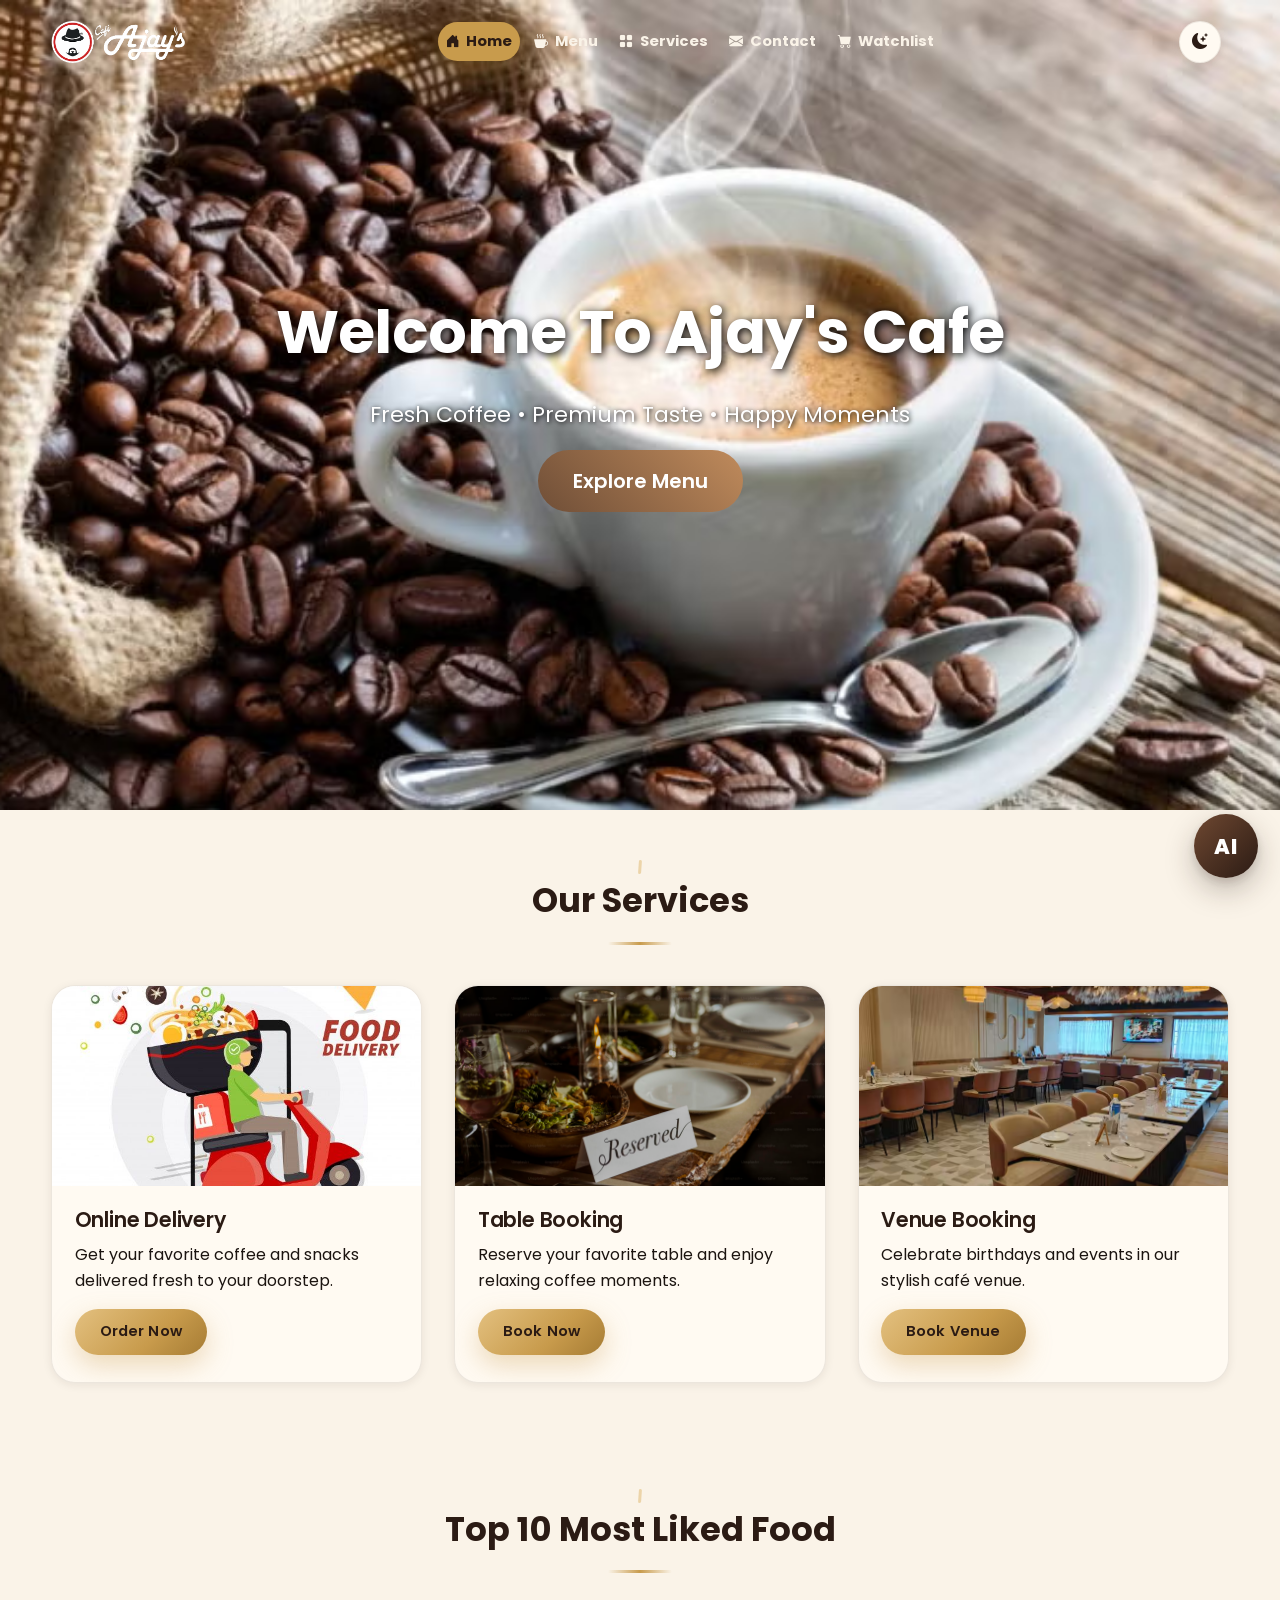
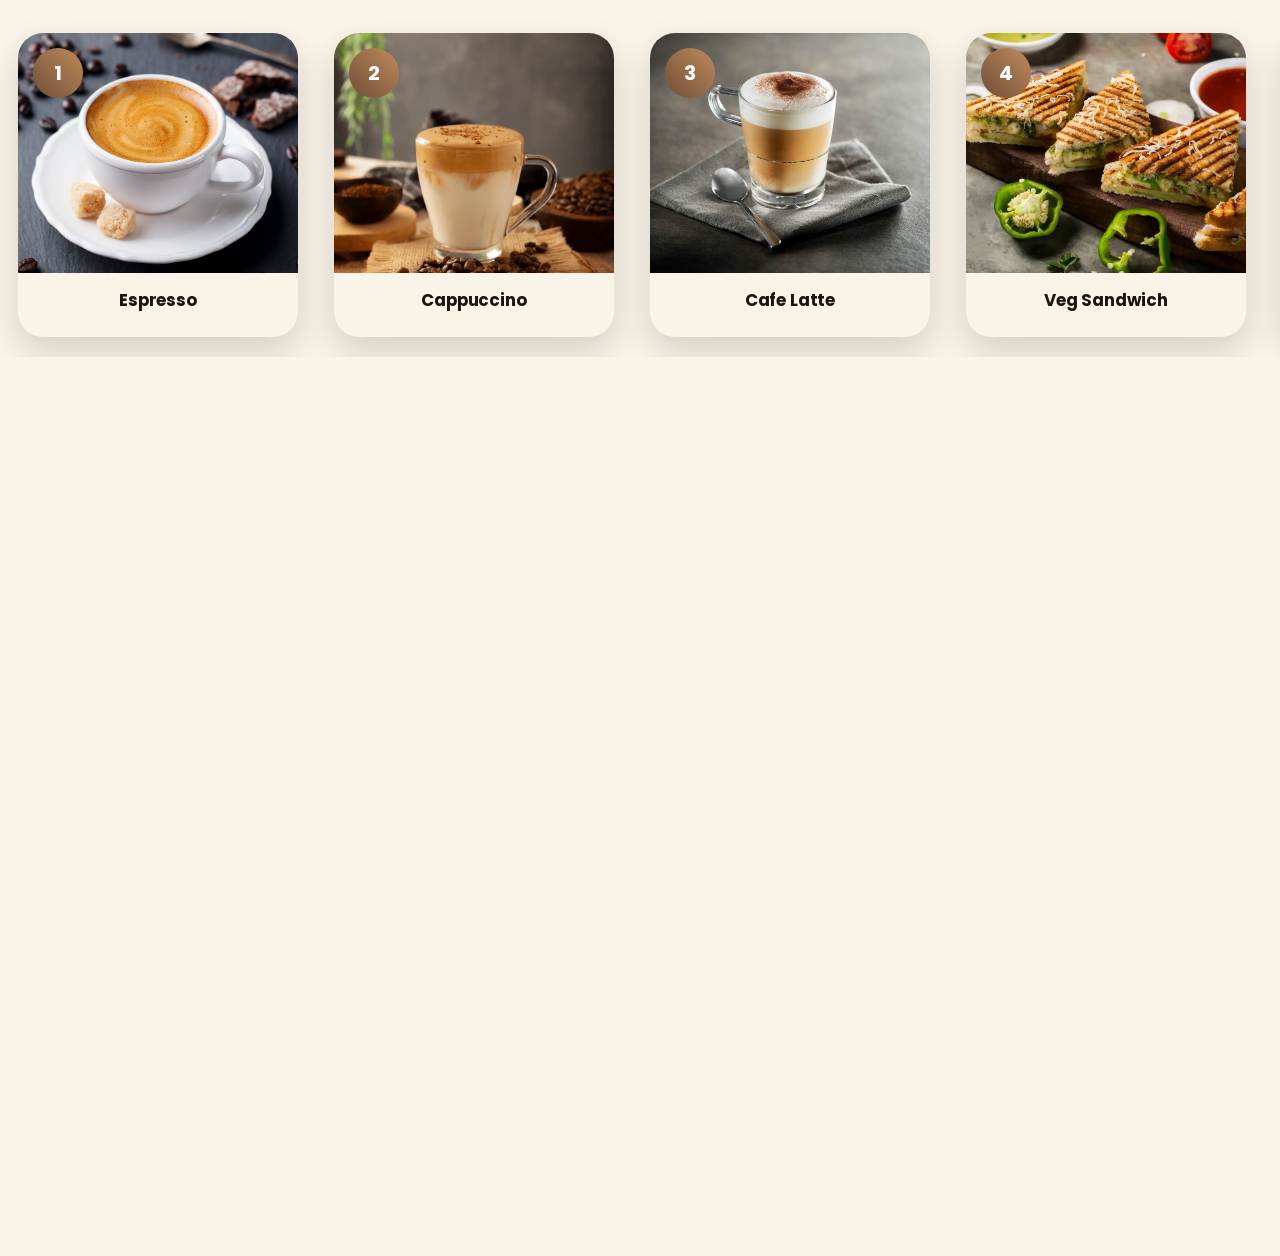
<file: public/index.html>
<!doctype html>
<html lang="en">
  <head>
    <meta charset="UTF-8" />
    <meta name="viewport" content="width=device-width, initial-scale=1.0" />

    <title>Ajay's Cafe</title>
    <link rel="icon" type="image/png" href="img/logo2.jpg" />

    <!-- Bootstrap CSS -->
    <link
      href="https://cdn.jsdelivr.net/npm/bootstrap@5.3.3/dist/css/bootstrap.min.css"
      rel="stylesheet"
    />

    <link rel="stylesheet" href="assets/style.css" />
        <link rel="stylesheet" href="assets/ajays-ai.css" />

    <!-- Google Font -->
    <link
      href="https://fonts.googleapis.com/css2?family=Poppins:wght@300;400;500;600;700&display=swap"
      rel="stylesheet"
    />

    <!-- Bootstrap Icons -->
    <link
      rel="stylesheet"
      href="https://cdn.jsdelivr.net/npm/bootstrap-icons@1.11.3/font/bootstrap-icons.min.css"
    />
    <style>
      /* ================= HERO ================= */

      .hero {
        width: 100%;
        height: 90vh;
        overflow: hidden;
        position: relative;
      }

      .slider {
        display: flex;
        width: 300%;
        height: 100%;
        animation: slide 12s infinite ease-in-out;
      }

      .slider img {
        width: 100vw;
        height: 90vh;
        object-fit: cover;
        flex-shrink: 0;
      }

      @keyframes slide {
        0%,
        30% {
          transform: translateX(0);
        }

        35%,
        65% {
          transform: translateX(-100vw);
        }

        70%,
        100% {
          transform: translateX(-200vw);
        }
      }

      .hero-overlay {
        position: absolute;
        top: 50%;
        left: 50%;
        transform: translate(-50%, -50%);
        text-align: center;
        color: white;
        z-index: 5;
        width: 90%;
      }

      .hero-overlay h1 {
        font-size: 60px;
        font-weight: 700;
        text-shadow: 2px 2px 10px black;
      }

      .hero-overlay p {
        font-size: 22px;
        margin: 18px 0;
        text-shadow: 1px 1px 5px black;
      }

      .menu-btn {
        background: linear-gradient(45deg, #6f4e37, #c08b5c);
        color: white;
        padding: 15px 35px;
        border-radius: 50px;
        text-decoration: none;
        font-size: 20px;
        font-weight: 600;
        transition: 0.4s;
        display: inline-block;
      }

      .menu-btn:hover {
        color: white;
        transform: scale(1.05);
      }

    </style>
  </head>

  <body>
    <!-- ================= PRELOADER ================= -->
    <div id="preloader">
      <img class="loader-logo" src="img/logo2.jpg" alt="Ajay's Cafe" />
      <div class="loader-text">Brewing your experience...</div>
      <div class="loader-line"></div>
      <div class="particle"></div>
      <div class="particle"></div>
      <div class="particle"></div>
      <div class="particle"></div>
      <div class="particle"></div>
    </div>

    <!-- ================= NAVBAR ================= -->
    <nav class="navbar navbar-expand-lg head">
      <div class="container-fluid">
        <!-- Logo -->
        <a class="navbar-brand" href="index.html">
          <img src="img/logo.png" alt="Ajay's Cafe" />
        </a>

        <!-- Right side -->
        <div class="d-flex align-items-center order-lg-3">
          <button
            id="themeToggle"
            type="button"
            class="btn btn-outline-light rounded-pill me-2"
            aria-label="Toggle dark mode"
          >
            <i class="bi bi-moon-stars-fill"></i>
          </button>

          <button
            class="navbar-toggler"
            type="button"
            data-bs-toggle="collapse"
            data-bs-target="#menu"
            aria-controls="menu"
            aria-expanded="false"
            aria-label="Toggle navigation"
          >
            <span class="navbar-toggler-icon"></span>
          </button>
        </div>

        <div class="collapse navbar-collapse justify-content-end" id="menu">
          <ul class="navbar-nav">
            <li class="nav-item">
              <a class="nav-link active" href="index.html">
                <i class="bi bi-house-door-fill"></i>
                <strong>Home</strong>
              </a>
            </li>

            <li class="nav-item">
              <a class="nav-link" href="menu.html">
                <i class="bi bi-cup-hot-fill"></i>
                <strong>Menu</strong>
              </a>
            </li>

            <li class="nav-item">
              <a class="nav-link" href="services.html">
                <i class="bi bi-grid-fill"></i>
               <strong>Services</strong>
              </a>
            </li>

            <li class="nav-item">
              <a class="nav-link" href="contact.html">
                <i class="bi bi-envelope-fill"></i>
                <strong>Contact</strong>
              </a>
            </li>

            <li class="nav-item">
              <a class="nav-link" href="watchlist.html">
                <i class="bi bi-cart-fill"></i>
                <strong>Watchlist</strong>
              </a>
            </li>
          </ul>
        </div>
      </div>
    </nav>

    <!-- ================= HERO ================= -->


    <section class="hero">
      <div class="slider">
        <img src="img/1st.avif" />
        <img src="img/coff2.avif" />
        <img src="img/coff3.jpeg" />
      </div>

      <div class="hero-overlay">
        <h1>Welcome To Ajay's Cafe</h1>

        <p>Fresh Coffee • Premium Taste • Happy Moments</p>

        <a href="menu.html" class="menu-btn"> Explore Menu </a>
      </div>
    </section>

    <!-- ================= SERVICES ================= -->
    <div class="title">Our Services</div>

    <section class="reveal">
      <div class="grid">
        <div class="card-box">
          <img src="img/del.jpg" alt="Online Delivery" loading="lazy" />

          <div class="card-content">
            <h3>Online Delivery</h3>

            <p>
              Get your favorite coffee and snacks delivered fresh to your
              doorstep.
            </p>

            <a href="menu.html" class="btn-custom">Order Now</a>
          </div>
        </div>

        <div class="card-box">
          <img src="img/tbl.avif" alt="Table Booking" loading="lazy" />

          <div class="card-content">
            <h3>Table Booking</h3>

            <p>
              Reserve your favorite table and enjoy relaxing coffee moments.
            </p>

            <a href="services.html" class="btn-custom">Book Now</a>
          </div>
        </div>

        <div class="card-box">
          <img src="img/Venus.avif" alt="Venue Booking" loading="lazy" />

          <div class="card-content">
            <h3>Venue Booking</h3>

            <p>Celebrate birthdays and events in our stylish café venue.</p>

            <a href="services.html" class="btn-custom">Book Venue</a>
          </div>
        </div>
      </div>
    </section>

    <!-- ================= POPULAR FOOD ================= -->
          <!-- ================= TOP FOOD ================= -->

      <div class="title">Top 10 Most Liked Food</div>

      <div class="food-slider">
        <div class="food-track">
          <div class="food-card">
            <div class="rank">1</div>
            <img src="img/espresso.jpg" />
            <h4>Espresso</h4>
          </div>

          <div class="food-card">
            <div class="rank">2</div>
            <img src="img/cappuccino.webp" />
            <h4>Cappuccino</h4>
          </div>

          <div class="food-card">
            <div class="rank">3</div>
            <img src="img/latte.jpg" />
            <h4>Cafe Latte</h4>
          </div>

          <div class="food-card">
            <div class="rank">4</div>
            <img src="img/sandwich.avif" />
            <h4>Veg Sandwich</h4>
          </div>

          <div class="food-card">
            <div class="rank">5</div>
            <img src="img/Chocolate Brownie.webp" />
            <h4>Chocolate Brownie</h4>
          </div>

          <div class="food-card">
            <div class="rank">6</div>
            <img src="img/cheese pizza.webp" />
            <h4>Cheese pizza</h4>
          </div>

          <div class="food-card">
            <div class="rank">7</div>
            <img src="img/White Sauce Pasta.jpg" />
            <h4>White Sauce Pasta</h4>
          </div>

          <div class="food-card">
            <div class="rank">8</div>
            <img src="img/veg_momos.avif" />
            <h4>Veg Momos</h4>
          </div>

          <div class="food-card">
            <div class="rank">9</div>
            <img src="img/coff2.avif" />
            <h4>Juicy Burger</h4>
          </div>

          <div class="food-card">
            <div class="rank">10</div>
            <img src="img/Red Velvet Cake.jpg" />
            <h4>Red Velvet Cake</h4>
          </div>
        </div>
      </div>
    </section>

    <!-- ================= ABOUT ================= -->
    <section class="reveal">
      <div class="about">
        <h1>Who We Are</h1>

        <p>
          At Ajay's Café, happiness is served fresh.
          <br /><br />
          We create unforgettable coffee experiences with premium taste, cozy
          ambience and beautiful moments for friends, families and coffee
          lovers.
          <br /><br />
          Enjoy the Happy Wali Feeling with every sip.
        </p>
      </div>
    </section>

    <!-- ================= FOOTER ================= -->
    <section class="reveal">
      <footer class="cafe-footer" aria-label="Ajay's Cafe footer">
        <div class="cafe-footer-inner">
          <!-- Left: Logo + Description -->
          <div class="footer-col">
            <img class="footer-logo" src="img/logo.png" alt="Ajay's Cafe" />
            <div class="footer-title">Ajay's Cafe</div>
            <p class="footer-desc">
              Premium coffee, warm ambience, and unforgettable moments.
              <br />
              Crafted for coffee lovers—one happy sip at a time.
            </p>
          </div>

          <!-- Center: Rating + Reviews -->
          <div class="footer-col">
            <div class="footer-rating">
              ⭐ Overall Rating <span>4.8 / 5</span>
            </div>

            <div class="review">
              <div class="review-name">Rahul Verma</div>
              <span class="review-stars">★★★★★</span>
              <p class="review-text">
                Excellent coffee and amazing ambience. The place feels premium
                and welcoming.
              </p>
            </div>

            <div class="review">
              <div class="review-name">Neha Sharma</div>
              <span class="review-stars">★★★★★</span>
              <p class="review-text">
                Best cafe experience with fast service. Loved the taste and
                presentation.
              </p>
            </div>
          </div>

          <!-- Right: Visitors + Social -->
          <div class="footer-col">
            <div class="visitor-wrap">
              <div class="visitor-label">Live Visitors</div>
              <div class="visitor-count"><span id="visitorCount">0</span></div>
            </div>

            <div class="social-row" aria-label="Social media links">
              <a
                class="social-icon"
                href="https://www.facebook.com/"
                aria-label="Facebook"
                target="_blank"
                rel="noopener noreferrer"
              >
                <i class="bi bi-facebook"></i>
              </a>
              <a
                class="social-icon"
                href="https://www.instagram.com/"
                aria-label="Instagram"
                target="_blank"
                rel="noopener noreferrer"
              >
                <i class="bi bi-instagram"></i>
              </a>
              <a
                class="social-icon"
                href="https://x.com/"
                aria-label="X (Twitter)"
                target="_blank"
                rel="noopener noreferrer"
              >
                <i class="bi bi-twitter-x"></i>
              </a>
              <a
                class="social-icon"
                href="https://www.youtube.com/"
                aria-label="YouTube"
                target="_blank"
                rel="noopener noreferrer"
              >
                <i class="bi bi-youtube"></i>
              </a>
              <a
                class="social-icon"
                href="https://wa.me/91********"
                aria-label="WhatsApp"
                target="_blank"
                rel="noopener noreferrer"
              >
                <i class="bi bi-whatsapp"></i>
              </a>
            </div>
          </div>
        </div>

        <div class="cafe-footer-bottom">
          © 2026 <strong>Ajay's Cafe</strong> | All Rights Reserved | Designed &
          Developed by <strong>Himansu</strong>
        </div>
      </footer>
    </section>



    <!-- Bootstrap JS -->
    <script src="https://cdn.jsdelivr.net/npm/bootstrap@5.3.3/dist/js/bootstrap.bundle.min.js"></script>
    <script src="assets/ajays-ai.js"></script>
    <script src="assets/script.js"></script>
  </body>
</html>
</file>
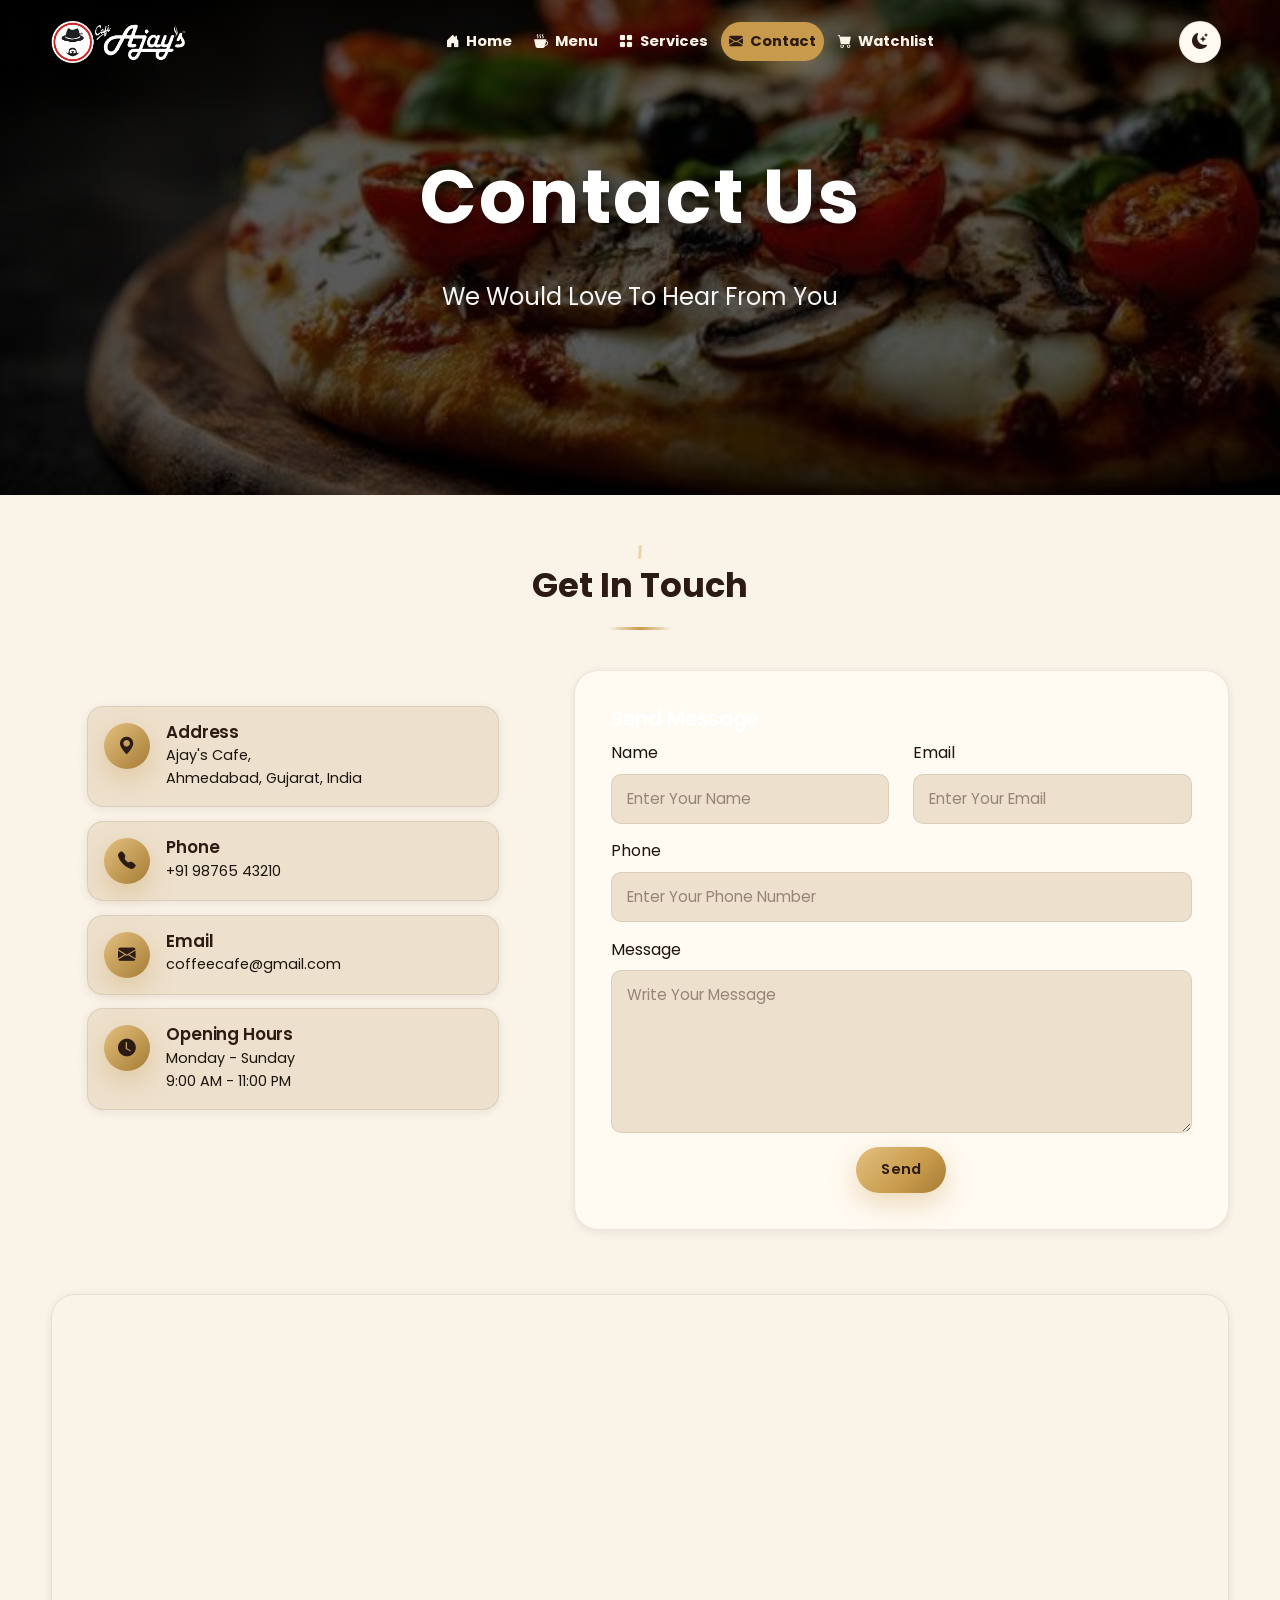
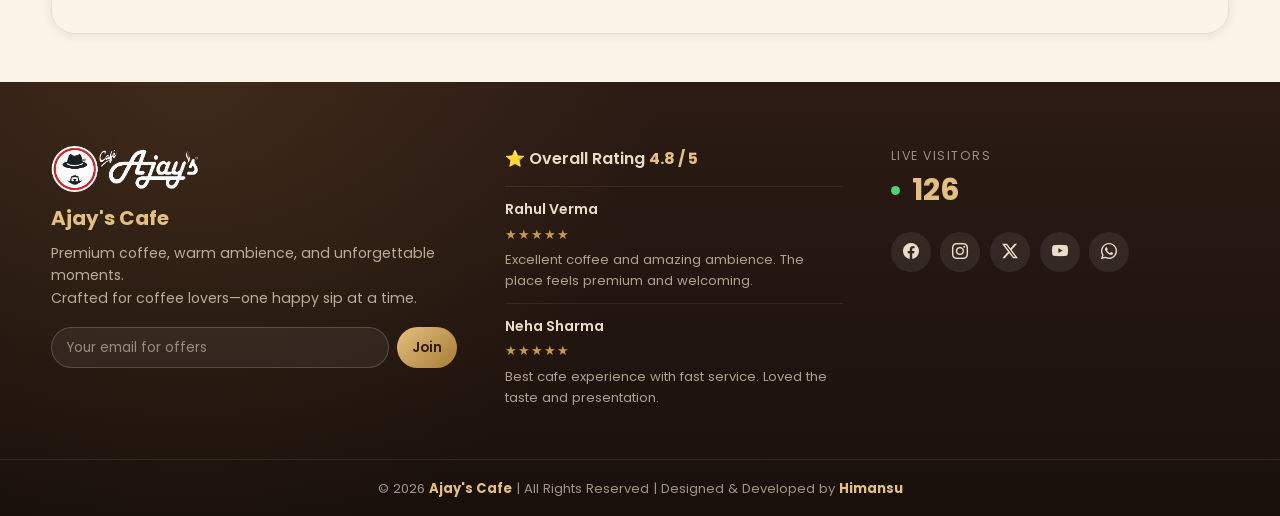
<file: public/contact.html>
<!doctype html>
<html lang="en">
  <head>
    <meta charset="UTF-8" />
    <meta name="viewport" content="width=device-width, initial-scale=1.0" />

    <title>Ajay's Cafe Contact</title>
    <link rel="icon" type="image/png" href="img/logo2.jpg" />

    <!-- Bootstrap CSS -->
    <link
      href="https://cdn.jsdelivr.net/npm/bootstrap@5.3.3/dist/css/bootstrap.min.css"
      rel="stylesheet"
    />

    <link rel="stylesheet" href="assets/style.css" />

    <!-- Google Font -->
    <link
      href="https://fonts.googleapis.com/css2?family=Poppins:wght@300;400;500;600;700&display=swap"
      rel="stylesheet"
    />

    <!-- Bootstrap Icons -->
    <link
      rel="stylesheet"
      href="https://cdn.jsdelivr.net/npm/bootstrap-icons@1.11.3/font/bootstrap-icons.min.css"
    />
    <style>
      /* Hero Section */

      .contact-hero {
        width: 100%;
        height: 55vh;
        background:
          linear-gradient(rgba(0, 0, 0, 0.65), rgba(0, 0, 0, 0.65)),
          url("img/coff3.jpeg");

        background-size: cover;
        background-position: center;
        display: flex;
        justify-content: center;
        align-items: center;
        text-align: center;
        position: relative;
      }

      .hero-content {
        animation: fadeUp 1.5s ease;
      }

      .contact-hero h1 {
        color: white;
        font-size: 75px;
        font-weight: 700;
        letter-spacing: 2px;
        text-shadow: 4px 4px 15px rgba(0, 0, 0, 0.7);
      }

      .contact-hero p {
        color: #f5f5f5;
        font-size: 24px;
        margin-top: 15px;
      }

      
    </style>
  </head>

  <body>
    <!-- ================= ALERT ================= -->
    <div class="custom-alert" id="alertBox">
      <i class="bi bi-check-circle-fill"></i>
      Message
    </div>

    <!-- ================= NAVBAR ================= -->
    <nav class="navbar navbar-expand-lg head">
      <div class="container-fluid">
        <!-- Logo -->
        <a class="navbar-brand" href="index.html">
          <img src="img/logo.png" alt="Ajay's Cafe" />
        </a>

        <!-- Right side -->
        <div class="d-flex align-items-center order-lg-3">
          <button
            id="themeToggle"
            type="button"
            class="btn btn-outline-light rounded-pill me-2"
            aria-label="Toggle dark mode"
          >
            <i class="bi bi-moon-stars-fill"></i>
          </button>

          <button
            class="navbar-toggler"
            type="button"
            data-bs-toggle="collapse"
            data-bs-target="#menu"
            aria-controls="menu"
            aria-expanded="false"
            aria-label="Toggle navigation"
          >
            <span class="navbar-toggler-icon"></span>
          </button>
        </div>

        <div class="collapse navbar-collapse justify-content-end" id="menu">
          <ul class="navbar-nav">
            <li class="nav-item">
              <a class="nav-link" href="index.html">
                <i class="bi bi-house-door-fill"></i>
               <strong>Home</strong>
              </a>
            </li>

            <li class="nav-item">
              <a class="nav-link" href="menu.html">
                <i class="bi bi-cup-hot-fill"></i>
                <strong>Menu</strong>
              </a>
            </li>

            <li class="nav-item">
              <a class="nav-link" href="services.html">
                <i class="bi bi-grid-fill"></i>
                <strong>Services</strong>
              </a>
            </li>

            <li class="nav-item">
              <a class="nav-link active" href="contact.html">
                <i class="bi bi-envelope-fill"></i>
                <strong>Contact</strong>
              </a>
            </li>

            <li class="nav-item">
              <a class="nav-link" href="watchlist.html">
                <i class="bi bi-cart-fill"></i>
                <strong>Watchlist</strong>
              </a>
            </li>
          </ul>
        </div>
      </div>
    </nav>

    <!-- ================= BANNER ================= -->
    <section class="contact-hero">
      <div class="hero-content">
        <h1>Contact Us</h1>

        <p>We Would Love To Hear From You</p>
      </div>
    </section>

    <!-- ================= GET IN TOUCH ================= -->
    <div class="title">Get In Touch</div>

    
      <div class="contact-container">
        <!-- Contact Information -->
        <div class="contact-info">
          <div class="info-box">
            <div class="icon-box"><i class="bi bi-geo-alt-fill"></i></div>
            <div class="info-text">
              <h4>Address</h4>
              <p>
                Ajay's Cafe,<br />
                Ahmedabad, Gujarat, India
              </p>
            </div>
          </div>

          <div class="info-box">
            <div class="icon-box"><i class="bi bi-telephone-fill"></i></div>
            <div class="info-text">
              <h4>Phone</h4>
              <p>+91 98765 43210</p>
            </div>
          </div>

          <div class="info-box">
            <div class="icon-box"><i class="bi bi-envelope-fill"></i></div>
            <div class="info-text">
              <h4>Email</h4>
              <p>coffeecafe@gmail.com</p>
            </div>
          </div>

          <div class="info-box">
            <div class="icon-box"><i class="bi bi-clock-fill"></i></div>
            <div class="info-text">
              <h4>Opening Hours</h4>
              <p>
                Monday - Sunday<br />
                9:00 AM - 11:00 PM
              </p>
            </div>
          </div>
        </div>

        <!-- Send Message -->
        <div class="contact-form">
          <h3>Send Message</h3>

          <form onsubmit="sendMessage(event)">
            <div class="row">
              <div class="col-md-6">
                <label for="name" class="form-label">Name</label>
                <input
                  type="text"
                  id="name"
                  class="form-control"
                  placeholder="Enter Your Name"
                />
              </div>

              <div class="col-md-6">
                <label for="email" class="form-label">Email</label>
                <input
                  type="email"
                  id="email"
                  class="form-control"
                  placeholder="Enter Your Email"
                />
              </div>
            </div>

            <label for="phone" class="form-label">Phone</label>
            <input
              type="tel"
              id="phone"
              class="form-control"
              placeholder="Enter Your Phone Number"
            />

            <label for="message" class="form-label">Message</label>
            <textarea
              id="message"
              class="form-control"
              rows="6"
              placeholder="Write Your Message"
            ></textarea>

            <center>
              <button type="submit" class="btn-custom">Send</button>
            </center>
          </form>
        </div>
      </div>
       <!-- ================= MAP ================= -->
    <div class="map-placeholder">
      <iframe
        src="https://www.google.com/maps?q=Ahmedabad,%20Gujarat,%20India&output=embed"
        title="Ajay's Cafe location"
        loading="lazy"
        allowfullscreen
        referrerpolicy="no-referrer-when-downgrade"
      ></iframe>
    </div>

    <!-- ================= FOOTER ================= -->
    <section class="reveal">
      <footer class="cafe-footer" aria-label="Ajay's Cafe footer">
        <div class="cafe-footer-inner">
          <!-- Left: Logo + Description -->
          <div class="footer-col">
            <img class="footer-logo" src="img/logo.png" alt="Ajay's Cafe" />
            <div class="footer-title">Ajay's Cafe</div>
            <p class="footer-desc">
              Premium coffee, warm ambience, and unforgettable moments.
              <br />
              Crafted for coffee lovers—one happy sip at a time.
            </p>
          </div>

          <!-- Center: Rating + Reviews -->
          <div class="footer-col">
            <div class="footer-rating">
              ⭐ Overall Rating <span>4.8 / 5</span>
            </div>

            <div class="review">
              <div class="review-name">Rahul Verma</div>
              <span class="review-stars">★★★★★</span>
              <p class="review-text">
                Excellent coffee and amazing ambience. The place feels premium
                and welcoming.
              </p>
            </div>

            <div class="review">
              <div class="review-name">Neha Sharma</div>
              <span class="review-stars">★★★★★</span>
              <p class="review-text">
                Best cafe experience with fast service. Loved the taste and
                presentation.
              </p>
            </div>
          </div>

          <!-- Right: Visitors + Social -->
          <div class="footer-col">
            <div class="visitor-wrap">
              <div class="visitor-label">Live Visitors</div>
              <div class="visitor-count"><span id="visitorCount">0</span></div>
            </div>

            <div class="social-row" aria-label="Social media links">
              <a
                class="social-icon"
                href="https://www.facebook.com/"
                aria-label="Facebook"
                target="_blank"
                rel="noopener noreferrer"
              >
                <i class="bi bi-facebook"></i>
              </a>
              <a
                class="social-icon"
                href="https://www.instagram.com/"
                aria-label="Instagram"
                target="_blank"
                rel="noopener noreferrer"
              >
                <i class="bi bi-instagram"></i>
              </a>
              <a
                class="social-icon"
                href="https://x.com/"
                aria-label="X (Twitter)"
                target="_blank"
                rel="noopener noreferrer"
              >
                <i class="bi bi-twitter-x"></i>
              </a>
              <a
                class="social-icon"
                href="https://www.youtube.com/"
                aria-label="YouTube"
                target="_blank"
                rel="noopener noreferrer"
              >
                <i class="bi bi-youtube"></i>
              </a>
              <a
                class="social-icon"
                href="https://wa.me/91********"
                aria-label="WhatsApp"
                target="_blank"
                rel="noopener noreferrer"
              >
                <i class="bi bi-whatsapp"></i>
              </a>
            </div>
          </div>
        </div>

        <div class="cafe-footer-bottom">
          © 2026 <strong>Ajay's Cafe</strong> | All Rights Reserved | Designed &
          Developed by <strong>Himansu</strong>
        </div>
      </footer>
    </section>

    <!-- Bootstrap JS -->
    <script src="https://cdn.jsdelivr.net/npm/bootstrap@5.3.3/dist/js/bootstrap.bundle.min.js"></script>
    <script src="assets/script.js"></script>
  </body>
</html>
</file>
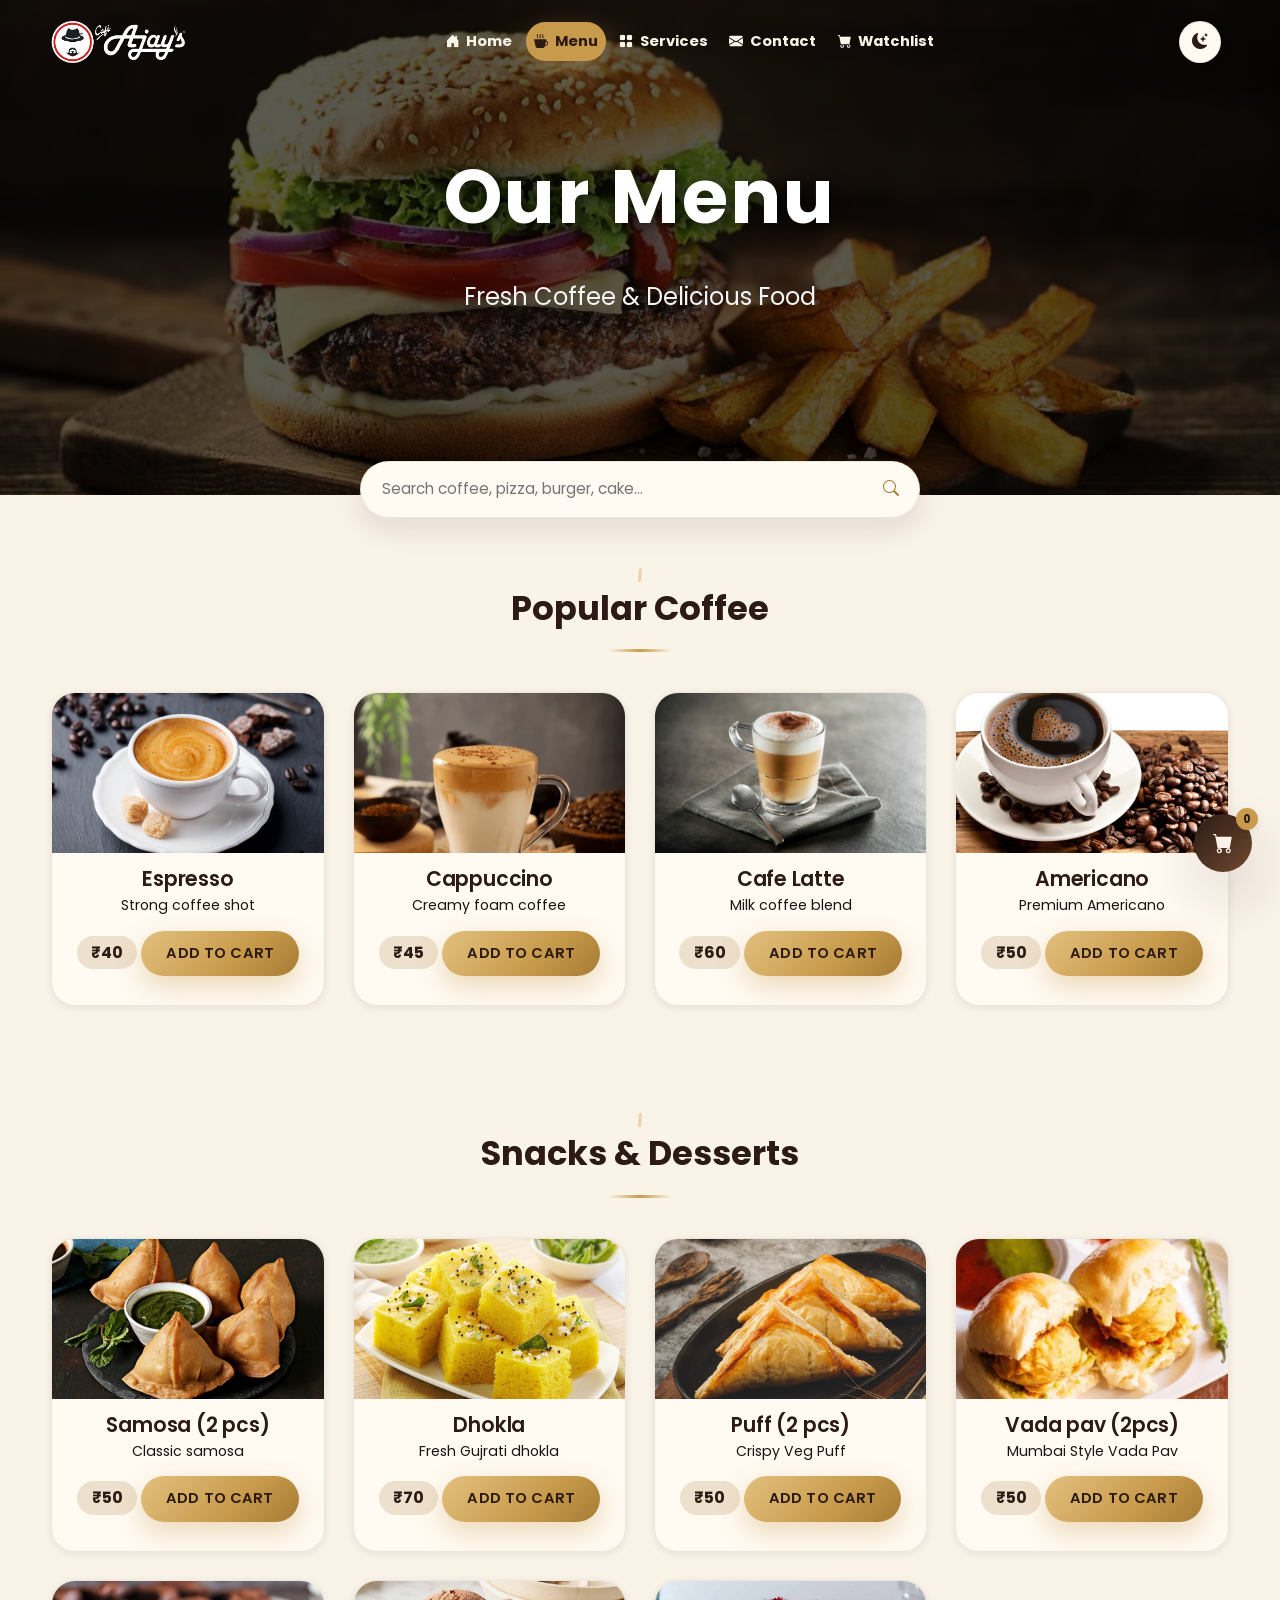
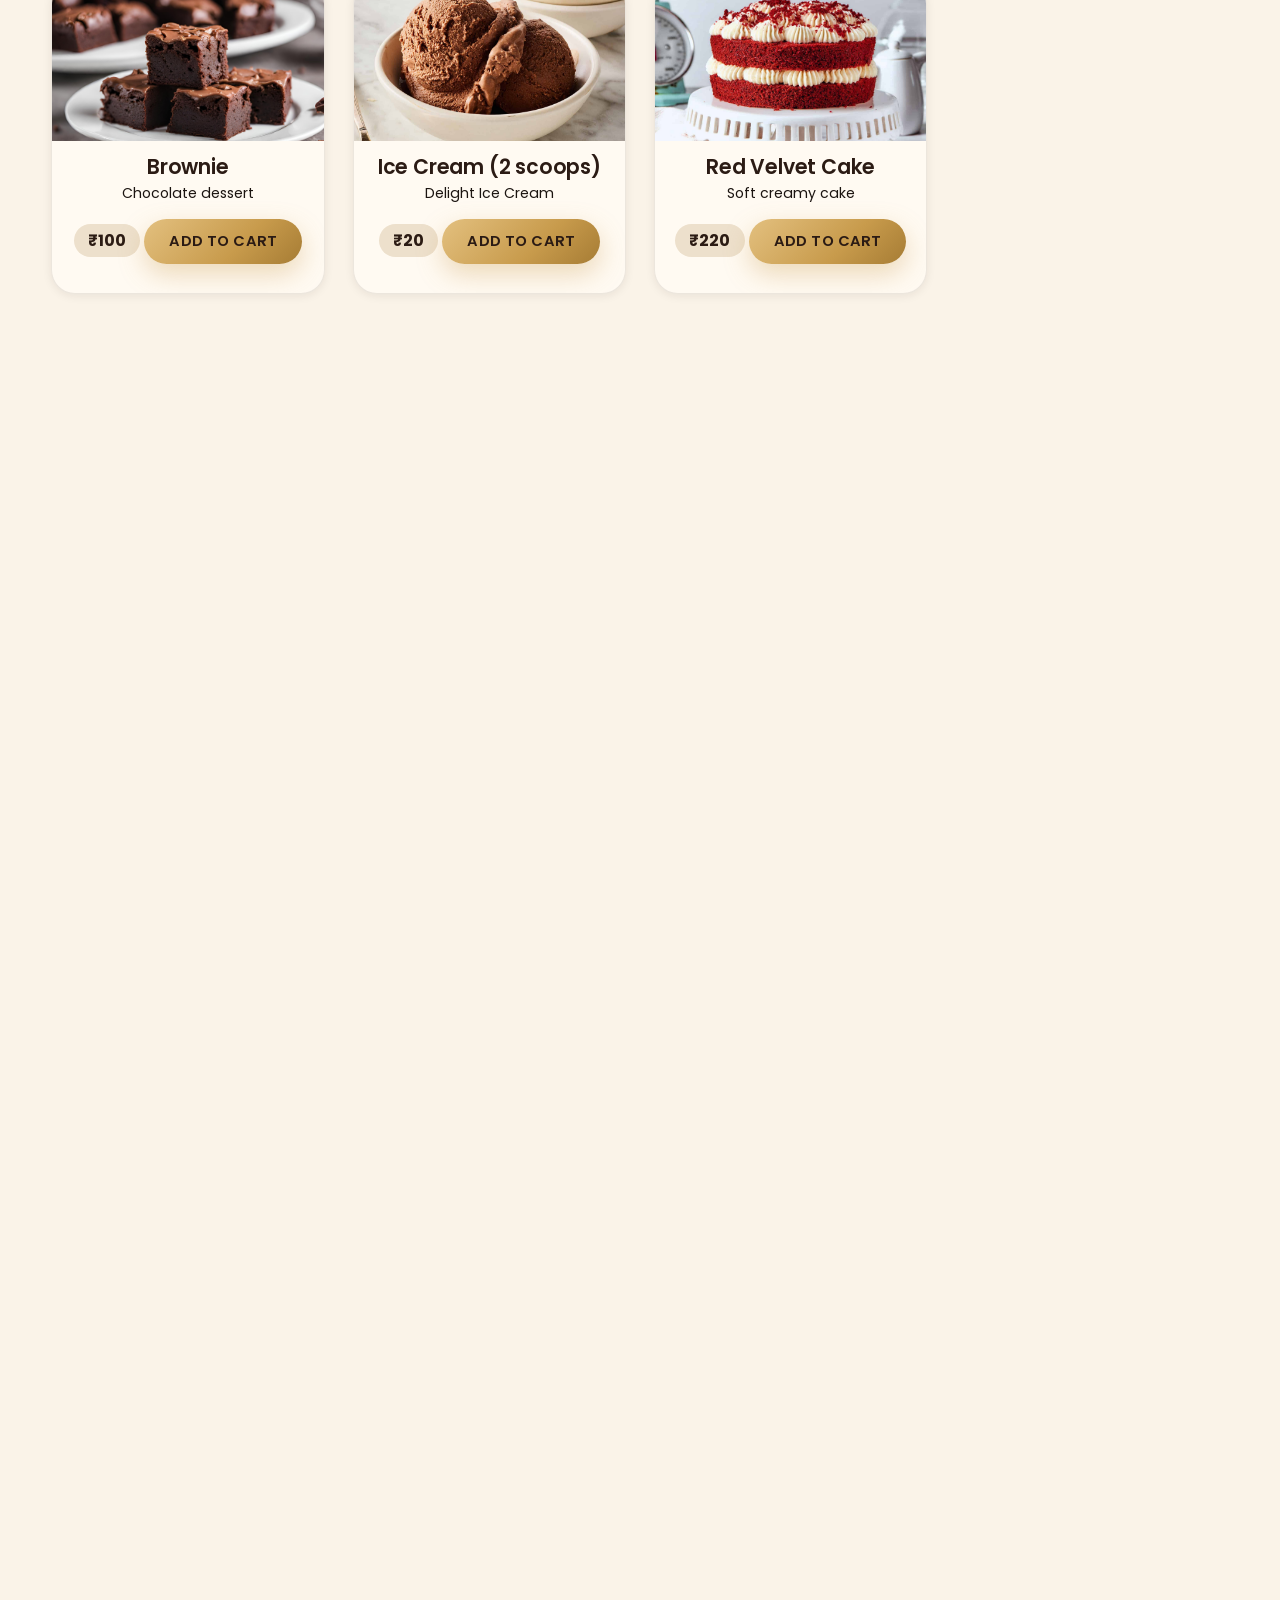
<file: public/menu.html>
<!doctype html>
<html lang="en">
  <head>
    <meta charset="UTF-8" />
    <meta name="viewport" content="width=device-width, initial-scale=1.0" />

    <title>Ajay's Cafe Menu</title>
    <link rel="icon" type="image/png" href="img/logo2.jpg" />

    <!-- Bootstrap CSS -->
    <link
      href="https://cdn.jsdelivr.net/npm/bootstrap@5.3.3/dist/css/bootstrap.min.css"
      rel="stylesheet"
    />
<link rel="stylesheet" href="assets/style.css">
    <!-- Google Font -->
    <link
      href="https://fonts.googleapis.com/css2?family=Poppins:wght@300;400;500;600;700&display=swap"
      rel="stylesheet"
    />

    <!-- Bootstrap Icons -->
    <link
      rel="stylesheet"
      href="https://cdn.jsdelivr.net/npm/bootstrap-icons@1.11.3/font/bootstrap-icons.min.css"
    />
<style>
      /* Hero Section */

      .contact-hero {
        width: 100%;
        height: 55vh;
        background:
          linear-gradient(rgba(0, 0, 0, 0.65), rgba(0, 0, 0, 0.65)),
          url("img/coff2.avif");

        background-size: cover;
        background-position: center;
        display: flex;
        justify-content: center;
        align-items: center;
        text-align: center;
        position: relative;
      }

      .hero-content {
        animation: fadeUp 1.5s ease;
      }

      .contact-hero h1 {
        color: white;
        font-size: 75px;
        font-weight: 700;
        letter-spacing: 2px;
        text-shadow: 4px 4px 15px rgba(0, 0, 0, 0.7);
      }

      .contact-hero p {
        color: #f5f5f5;
        font-size: 24px;
        margin-top: 15px;
      }

</style>
  </head>

  <body>
    
    <!-- ================= ALERT ================= -->

    <div class="custom-alert" id="alertBox">
      <i class="bi bi-check-circle-fill"></i>
      Item Added To Cart
    </div>

    <nav class="navbar navbar-expand-lg head">
      <div class="container-fluid">
        <!-- Logo -->
        <a class="navbar-brand" href="index.html">
          <img src="img/logo.png" alt="Ajay's Cafe" />
        </a>

        <!-- Right side -->
        <div class="d-flex align-items-center order-lg-3">
          <button
            id="themeToggle"
            class="btn btn-outline-light rounded-pill me-2"
          >
            <i class="bi bi-moon-stars-fill"></i>
          </button>

          <button
            class="navbar-toggler"
            type="button"
            data-bs-toggle="collapse"
            data-bs-target="#menu"
          >
            <span class="navbar-toggler-icon"></span>
          </button>
        </div>
        <div class="collapse navbar-collapse justify-content-end" id="menu">
          <ul class="navbar-nav">
            <li class="nav-item">
              <a class="nav-link" href="index.html">
                <i class="bi bi-house-door-fill"></i>
                <strong>Home</strong>
              </a>
            </li>

            <li class="nav-item">
              <a class="nav-link active" href="menu.html">
                <i class="bi bi-cup-hot-fill"></i>
                <strong>Menu</strong>
              </a>
            </li>

            <li class="nav-item">
              <a class="nav-link" href="services.html">
                <i class="bi bi-grid-fill"></i>
                <strong>Services</strong>
              </a>
            </li>

            <li class="nav-item">
              <a class="nav-link" href="contact.html">
                <i class="bi bi-envelope-fill"></i>
                <strong>Contact</strong>
              </a>
            </li>

            <li class="nav-item">
              <a class="nav-link" href="watchlist.html">
                <i class="bi bi-cart-fill"></i>
                <strong>Watchlist</strong>
              </a>
            </li>
          </ul>
        </div>
      </div>
    </nav>

    <!-- ================= HERO ================= -->
    <section class="contact-hero">
      <div class="hero-content">
        <h1>Our Menu</h1>

        <p>Fresh Coffee & Delicious Food</p>
      </div>
    </section>


    <!-- ================= SEARCH BAR ================= -->

    <section class="search-section">
      <div class="search-box">
        <input
          type="text"
          id="searchInput"
          placeholder="Search coffee, pizza, burger, cake..."
        />

        <i class="bi bi-search"></i>
      </div>
    </section>

    <!-- ================= COFFEE ================= -->

    <div class="title">Popular Coffee</div>
    <section class="reveal">
      <div class="menu-grid">
        <div class="menu-card">
          <img src="img/espresso.jpg" alt="Espresso" loading="lazy" />

          <h3>Espresso</h3>

          <p>Strong coffee shot</p>

          <div class="price">₹40</div>

          <button type="button" class="btn-custom" onclick="add('Espresso', 40)">
            ADD TO CART
          </button>
        </div>

        <div class="menu-card">
          <img src="img/cappuccino.webp" alt="Cappuccino" loading="lazy" />

          <h3>Cappuccino</h3>

          <p>Creamy foam coffee</p>

          <div class="price">₹45</div>

          <button type="button" class="btn-custom" onclick="add('Cappuccino', 45)">
            ADD TO CART
          </button>
        </div>

        <div class="menu-card">
          <img src="img/latte.jpg" alt="Cafe Latte" loading="lazy" />

          <h3>Cafe Latte</h3>

          <p>Milk coffee blend</p>

          <div class="price">₹60</div>

          <button type="button" class="btn-custom" onclick="add('Latte', 60)">
            ADD TO CART
          </button>
        </div>

        <div class="menu-card">
          <img src="img/americano.webp" alt="Americano" loading="lazy" />

          <h3>Americano</h3>

          <p>Premium Americano</p>

          <div class="price">₹50</div>

          <button type="button" class="btn-custom" onclick="add('Americano', 50)">
            ADD TO CART
          </button>
        </div>
      </div>
    </section>
    <section class="reveal">
      <!-- ================= SNACKS ================= -->

      <div class="title">Snacks & Desserts</div>

      <div class="menu-grid">
        <div class="menu-card">
          <img src="img/samosa.jpg" alt="Samosa" loading="lazy" />

          <h3>Samosa (2 pcs)</h3>

          <p>Classic samosa</p>

          <div class="price">₹50</div>

          <button type="button" class="btn-custom" onclick="add('Samosa', 50)">
            ADD TO CART
          </button>
        </div>

        <div class="menu-card">
          <img src="img/Dhokla.jpg" alt="Dhokla" loading="lazy" />

          <h3>Dhokla</h3>

          <p>Fresh Gujrati dhokla</p>

          <div class="price">₹70</div>

          <button type="button" class="btn-custom" onclick="add('Dhokla', 70)">
            ADD TO CART
          </button>
        </div>

        <div class="menu-card">
          <img src="img/Puff.webp" alt="Puff" loading="lazy" />

          <h3>Puff (2 pcs)</h3>

          <p>Crispy Veg Puff</p>

          <div class="price">₹50</div>

          <button type="button" class="btn-custom" onclick="add('Puff', 50)">
            ADD TO CART
          </button>
        </div>

        <div class="menu-card">
          <img src="img/vada-pav.webp" alt="Vada Pav" loading="lazy" />

          <h3>Vada pav (2pcs)</h3>

          <p>Mumbai Style Vada Pav</p>

          <div class="price">₹50</div>

          <button type="button" class="btn-custom" onclick="add('Vada Pav', 50)">
            ADD TO CART
          </button>
        </div>

        <div class="menu-card">
          <img src="img/Chocolate Brownie.webp" alt="Chocolate Brownie" loading="lazy" />

          <h3>Brownie</h3>

          <p>Chocolate dessert</p>

          <div class="price">₹100</div>

          <button type="button" class="btn-custom" onclick="add('Brownie', 100)">
            ADD TO CART
          </button>
        </div>

        <div class="menu-card">
          <img src="img/ice-cream.jpg" alt="Ice Cream" loading="lazy" />

          <h3>Ice Cream (2 scoops)</h3>

          <p>Delight Ice Cream</p>

          <div class="price">₹20</div>

          <button type="button" class="btn-custom" onclick="add('Ice Cream', 20)">
            ADD TO CART
          </button>
        </div>

        <div class="menu-card">
          <img src="img/Red Velvet Cake.jpg" alt="Red Velvet Cake" loading="lazy" />

          <h3>Red Velvet Cake</h3>

          <p>Soft creamy cake</p>

          <div class="price">₹220</div>

          <button type="button" class="btn-custom" onclick="add('Cake', 220)">
            ADD TO CART
          </button>
        </div>
      </div>
    </section>
    <section class="reveal">
      <!-- ================= FAST FOOD ================= -->

      <div class="title">Fast Food</div>

      <div class="menu-grid">
        <div class="menu-card">
          <img src="img/cheese pizza.webp" alt="Cheese Pizza" loading="lazy" />

          <h3>Pizza</h3>

          <p>Cheese loaded pizza</p>

          <div class="price">₹299</div>

          <button type="button" class="btn-custom" onclick="add('Pizza', 299)">
            ADD TO CART
          </button>
        </div>

        <div class="menu-card">
          <img src="img/sandwich.avif" alt="Veg Sandwich" loading="lazy" />

          <h3>Veg Sandwich (2pcs)</h3>

          <p>Fresh sandwich</p>

          <div class="price">₹150</div>

          <button type="button" class="btn-custom" onclick="add('Sandwich', 150)">
            ADD TO CART
          </button>
        </div>

        <div class="menu-card">
          <img src="img/coff2.avif" alt="Burger" loading="lazy" />

          <h3>Burger</h3>

          <p>Juicy burger</p>

          <div class="price">₹45</div>

          <button type="button" class="btn-custom" onclick="add('Burger', 45)">
            ADD TO CART
          </button>
        </div>

        <div class="menu-card">
          <img src="img/White Sauce Pasta.jpg" alt="White Sauce Pasta" loading="lazy" />

          <h3>Pasta</h3>

          <p>Creamy pasta</p>

          <div class="price">₹90</div>

          <button type="button" class="btn-custom" onclick="add('Pasta', 90)">
            ADD TO CART
          </button>
        </div>

        <div class="menu-card">
          <img src="img/masala dosa.jpg" alt="Masala Dosa" loading="lazy" />

          <h3>Masala Dosa</h3>

          <p>South Indian Masala Dosa</p>

          <div class="price">₹130</div>

          <button type="button" class="btn-custom" onclick="add('Masala Dosa', 130)">
            ADD TO CART
          </button>
        </div>

        <div class="menu-card">
          <img src="img/Garlic Bread.jpg" alt="Garlic Bread" loading="lazy" />

          <h3>Garlic Bread</h3>

          <p>Fresh Garlic Bread</p>

          <div class="price">₹120</div>

          <button type="button" class="btn-custom" onclick="add('Garlic Bread', 120)">
            ADD TO CART
          </button>
        </div>

        <div class="menu-card">
          <img src="img/Pav-Bhaji-.jpg" alt="Pav Bhaji" loading="lazy" />

          <h3>Pav Bhaji</h3>

          <p>Pav Bhaji Special</p>

          <div class="price">₹100</div>

          <button type="button" class="btn-custom" onclick="add('Pav Bhaji', 100)">
            ADD TO CART
          </button>
        </div>

        <div class="menu-card">
          <img src="img/Chole-Bhature.jpg" alt="Chole Bhature" loading="lazy" />

          <h3>Chole Bhature</h3>

          <p>Authentic Chole Bhature</p>

          <div class="price">₹90</div>

          <button type="button" class="btn-custom" onclick="add('Chole Bhature', 90)">
            ADD TO CART
          </button>
        </div>
      </div>
    </section>
    <!-- ================= FLOATING CART ================= -->

    <a href="watchlist.html" class="floating-cart">
      <i class="bi bi-cart-fill"></i>

      <div class="cart-badge" id="count">0</div>
    </a>
    <section class="reveal">
      <!-- ================= FOOTER ================= -->

      <footer class="cafe-footer" aria-label="Ajay's Cafe footer">
        <div class="cafe-footer-inner">
          <!-- Left: Logo + Description -->
          <div class="footer-col">
            <img class="footer-logo" src="img/logo.png" alt="Ajay's Cafe" />
            <div class="footer-title">Ajay's Cafe</div>
            <p class="footer-desc">
              Premium coffee, warm ambience, and unforgettable moments.
              <br />
              Crafted for coffee lovers—one happy sip at a time.
            </p>
          </div>

          <!-- Center: Rating + Reviews -->
          <div class="footer-col">
            <div class="footer-rating">
              ⭐ Overall Rating <span>4.8 / 5</span>
            </div>

            <div class="review">
              <div class="review-name">Rahul Verma</div>
              <span class="review-stars">★★★★★</span>
              <p class="review-text">
                Excellent coffee and amazing ambience. The place feels premium
                and welcoming.
              </p>
            </div>

            <div class="review">
              <div class="review-name">Neha Sharma</div>
              <span class="review-stars">★★★★★</span>
              <p class="review-text">
                Best cafe experience with fast service. Loved the taste and
                presentation.
              </p>
            </div>
          </div>

          <!-- Right: Visitors + Social -->
          <div class="footer-col">
            <div class="visitor-wrap">
              <div class="visitor-label">Live Visitors</div>
              <div class="visitor-count"><span id="visitorCount">0</span></div>
            </div>

            <div class="social-row" aria-label="Social media links">
              <a
                class="social-icon"
                href="https://www.facebook.com/"
                aria-label="Facebook"
              >
                <i class="bi bi-facebook"></i>
              </a>
              <a
                class="social-icon"
                href="https://www.instagram.com/"
                aria-label="Instagram"
              >
                <i class="bi bi-instagram"></i>
              </a>
              <a
                class="social-icon"
                href="https://x.com/"
                aria-label="X (Twitter)"
              >
                <i class="bi bi-twitter-x"></i>
              </a>
              <a
                class="social-icon"
                href="https://www.youtube.com/"
                aria-label="YouTube"
              >
                <i class="bi bi-youtube"></i>
              </a>

              <a
                class="social-icon"
                href="https://wa.me/91********"
                aria-label="WhatsApp"
              >
                <i class="bi bi-whatsapp"></i>
              </a>
            </div>
          </div>
        </div>

        <div class="cafe-footer-bottom">
          © 2026 <strong>Ajay's Cafe</strong> | All Rights Reserved | Designed &
          Developed by <strong>Himansu</strong>
        </div>
      </footer>
    </section>
<script src="assets/script.js"></script>
    <!-- Bootstrap JS -->
    <script src="https://cdn.jsdelivr.net/npm/bootstrap@5.3.3/dist/js/bootstrap.bundle.min.js"></script>

  </body>
</html>
</file>
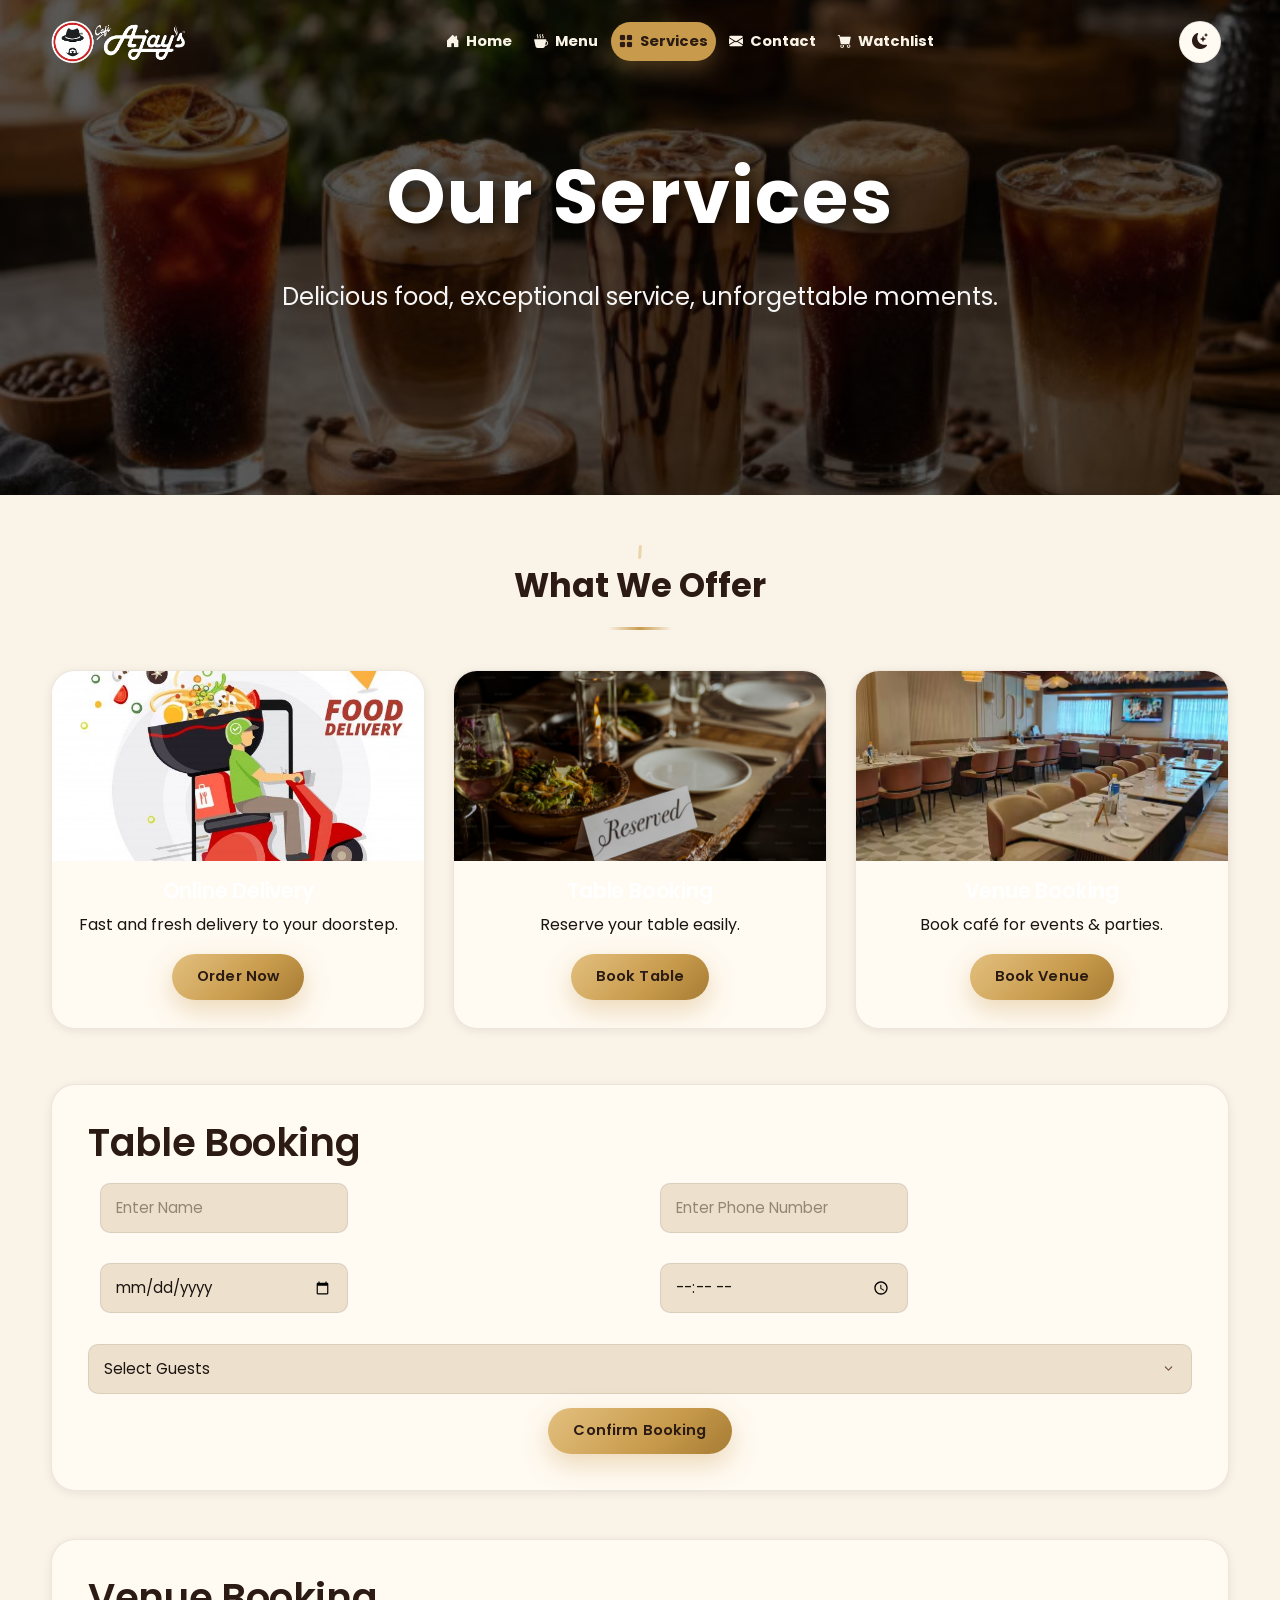
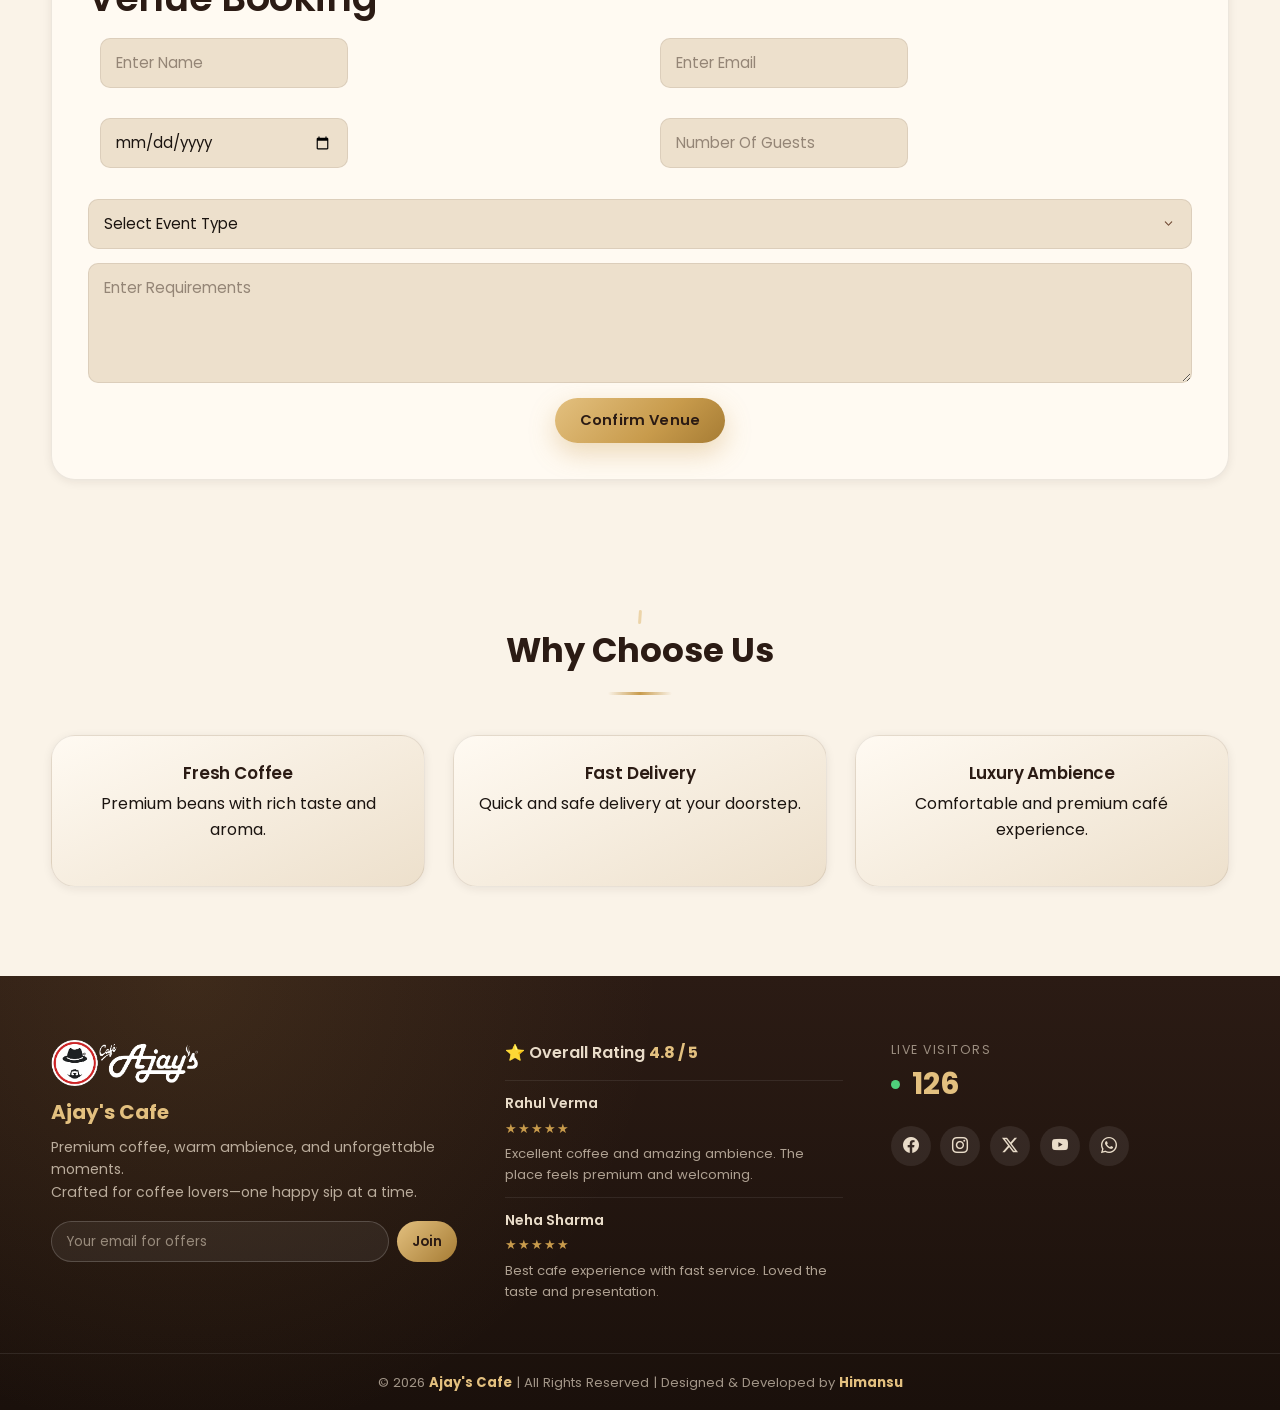
<file: public/services.html>
<!doctype html>
<html lang="en">
  <head>
    <meta charset="UTF-8" />
    <meta name="viewport" content="width=device-width, initial-scale=1.0" />

    <title>Ajay's Cafe Services</title>
    <link rel="icon" type="image/png" href="img/logo2.jpg" />

    <!-- Bootstrap -->
    <link
      href="https://cdn.jsdelivr.net/npm/bootstrap@5.3.3/dist/css/bootstrap.min.css"
      rel="stylesheet"
    />
<link rel="stylesheet" href="assets/style.css">
    <!-- Google Font -->
    <link
      href="https://fonts.googleapis.com/css2?family=Poppins:wght@300;400;500;600;700&display=swap"
      rel="stylesheet"
    />

    <!-- Icons -->
    <link
      rel="stylesheet"
      href="https://cdn.jsdelivr.net/npm/bootstrap-icons@1.11.3/font/bootstrap-icons.min.css"
    />
<style>
        /* Hero Section */

      .contact-hero {
        width: 100%;
        height: 55vh;
        background:
          linear-gradient(rgba(0, 0, 0, 0.65), rgba(0, 0, 0, 0.65)),
          url("img/coff.avif");

        background-size: cover;
        background-position: center;
        display: flex;
        justify-content: center;
        align-items: center;
        text-align: center;
        position: relative;
      }

      .hero-content {
        animation: fadeUp 1.5s ease;
      }

      .contact-hero h1 {
        color: white;
        font-size: 75px;
        font-weight: 700;
        letter-spacing: 2px;
        text-shadow: 4px 4px 15px rgba(0, 0, 0, 0.7);
      }

      .contact-hero p {
        color: #f5f5f5;
        font-size: 24px;
        margin-top: 15px;
      }
</style>
  </head>

  <body>
    <!-- ================= ALERT ================= -->

    <div class="custom-alert" id="customAlert">
      <i class="bi bi-check-circle-fill"></i>

      <span id="alertText"> Success Message </span>
    </div>

    <!-- ================= NAVBAR ================= -->

  <nav class="navbar navbar-expand-lg head">
    <div class="container-fluid">

        <!-- Logo -->
        <a class="navbar-brand" href="index.html">
            <img src="img/logo.png" alt="Ajay's Cafe">
        </a>

        <!-- Right side -->
        <div class="d-flex align-items-center order-lg-3">

            <button
                id="themeToggle"
                class="btn btn-outline-light rounded-pill me-2"
            >
                <i class="bi bi-moon-stars-fill"></i>
            </button>

            <button
                class="navbar-toggler"
                type="button"
                data-bs-toggle="collapse"
                data-bs-target="#menu"
            >
                <span class="navbar-toggler-icon"></span>
            </button>

        </div>
         <div class="collapse navbar-collapse justify-content-end" id="menu">
          <ul class="navbar-nav">
           <li class="nav-item">
              <a class="nav-link" href="index.html">
                <i class="bi bi-house-door-fill"></i>
                <strong>Home</strong>
              </a>
            </li>

            <li class="nav-item">
              <a class="nav-link" href="menu.html">
                <i class="bi bi-cup-hot-fill"></i>
                <strong>Menu</strong>
              </a>
            </li>

            <li class="nav-item">
              <a class="nav-link active" href="services.html">
                <i class="bi bi-grid-fill"></i>
                <strong>Services</strong>
              </a>
            </li>

            <li class="nav-item">
              <a class="nav-link" href="contact.html">
                <i class="bi bi-envelope-fill"></i>
                <strong>Contact</strong>
              </a>
            </li>

            <li class="nav-item">
              <a class="nav-link" href="watchlist.html">
                <i class="bi bi-cart-fill"></i>
                <strong>Watchlist</strong>
              </a>
            </li>
          </ul>
        </div>


    </div>
</nav>
    <!-- ================= BANNER ================= -->

      <section class="contact-hero">
      <div class="hero-content">
        <h1>Our Services</h1>

        <p>Delicious food, exceptional service, unforgettable moments.</p>
      </div>
    </section>

    <!-- ================= SERVICES ================= -->

    <div class="title">What We Offer</div>
<section class="reveal"> 
    <div class="service-grid">
      <div class="service-card">
        <img src="img/del.jpg" alt="Online Delivery" loading="lazy" />

        <h3>Online Delivery</h3>

        <p>Fast and fresh delivery to your doorstep.</p>

        <button type="button" class="btn-custom" onclick="window.location.href = 'menu.html'">
          Order Now
        </button>
      </div>

      <div class="service-card">
        <img src="img/tbl.avif" alt="Table Booking" loading="lazy" />

        <h3>Table Booking</h3>

        <p>Reserve your table easily.</p>

        <button
          type="button"
          class="btn-custom"
          onclick="
            document
              .getElementById('table-booking')
              .scrollIntoView({ behavior: 'smooth' })
          "
        >
          Book Table
        </button>
      </div>

      <div class="service-card">
        <img src="img/Venus.avif" alt="Venue Booking" loading="lazy" />

        <h3>Venue Booking</h3>

        <p>Book café for events & parties.</p>

        <button
          type="button"
          class="btn-custom"
          onclick="
            document
              .getElementById('venue-booking')
              .scrollIntoView({ behavior: 'smooth' })
          "
        >
          Book Venue
        </button>
      </div>
    </div>
</section>
<section class="reveal"> 
    <!-- ================= TABLE BOOKING ================= -->

    <div class="booking-box" id="table-booking">
      <h2>Table Booking</h2>

      <div class="row">
        <div class="col-md-6">
          <input
            type="text"
            id="tableName"
            class="form-control"
            placeholder="Enter Name"
          />
        </div>

        <div class="col-md-6">
          <input
            type="tel"
            id="tablePhone"
            class="form-control"
            placeholder="Enter Phone Number"
          />
        </div>
      </div>

      <div class="row">
        <div class="col-md-6">
          <input type="date" id="tableDate" class="form-control" />
        </div>

        <div class="col-md-6">
          <input type="time" id="tableTime" class="form-control" />
        </div>
      </div>

     <select class="form-select" id="tableGuests">
        <option value="">Select Guests</option>
        <option>2</option>
        <option>4</option>
        <option>6</option>
        <option>8</option>
      </select>

      <center>
        <button type="button" class="btn-custom" onclick="validateTableBooking()">
          Confirm Booking
        </button>
      </center>
    </div>
</section>
<section class="reveal"> 

    <!-- ================= VENUE BOOKING ================= -->

    <div class="booking-box" id="venue-booking">
      <h2>Venue Booking</h2>

      <div class="row">
        <div class="col-md-6">
          <input
            type="text"
            id="venueName"
            class="form-control"
            placeholder="Enter Name"
          />
        </div>

        <div class="col-md-6">
          <input
            type="email"
            id="venueEmail"
            class="form-control"
            placeholder="Enter Email"
          />
        </div>
      </div>

      <div class="row">
        <div class="col-md-6">
          <input type="date" id="venueDate" class="form-control" />
        </div>

        <div class="col-md-6">
          <input
            type="number"
            id="venueGuests"
            class="form-control"
            placeholder="Number Of Guests"
          />
        </div>
      </div>

      <select class="form-select" id="eventType">
        <option value="">Select Event Type</option>
        <option>Birthday</option>
        <option>Meeting</option>
        <option>Party</option>
        <option>Corporate Event</option>
      </select>

      <textarea
        rows="4"
        id="venueRequirement"
        class="form-control"
        placeholder="Enter Requirements"
      ></textarea>

      <center>
        <button type="button" class="btn-custom" onclick="validateVenueBooking()">
          Confirm Venue
        </button>
      </center>
    </div>
</section>
<section class="reveal"> 
    <!-- ================= FEATURES ================= -->

    <div class="feature-section">
      <div class="title">Why Choose Us</div>

      <div class="feature-grid">
        <div class="feature-card">
          <h4>Fresh Coffee</h4>
          <p>Premium beans with rich taste and aroma.</p>
        </div>

        <div class="feature-card">
          <h4>Fast Delivery</h4>
          <p>Quick and safe delivery at your doorstep.</p>
        </div>

        <div class="feature-card">
          <h4>Luxury Ambience</h4>
          <p>Comfortable and premium café experience.</p>
        </div>
      </div>
    </div>
</section>
<section class="reveal"> 
    <!-- ================= FOOTER ================= -->

    <footer class="cafe-footer" aria-label="Ajay's Cafe footer">
      <div class="cafe-footer-inner">
        <!-- Left: Logo + Description -->
        <div class="footer-col">
          <img class="footer-logo" src="img/logo.png" alt="Ajay's Cafe" />
          <div class="footer-title">Ajay's Cafe</div>
          <p class="footer-desc">
            Premium coffee, warm ambience, and unforgettable moments.
            <br />
            Crafted for coffee lovers—one happy sip at a time.
          </p>
        </div>

        <!-- Center: Rating + Reviews -->
        <div class="footer-col">
          <div class="footer-rating">⭐ Overall Rating <span>4.8 / 5</span></div>

          <div class="review">
            <div class="review-name">Rahul Verma</div>
            <span class="review-stars">★★★★★</span>
            <p class="review-text">Excellent coffee and amazing ambience. The place feels premium and welcoming.</p>
          </div>

          <div class="review">
            <div class="review-name">Neha Sharma</div>
            <span class="review-stars">★★★★★</span>
            <p class="review-text">Best cafe experience with fast service. Loved the taste and presentation.</p>
          </div>
        </div>

        <!-- Right: Visitors + Social -->
        <div class="footer-col">
          <div class="visitor-wrap">
            <div class="visitor-label">Live Visitors</div>
            <div class="visitor-count"><span id="visitorCount">0</span></div>
          </div>

          <div class="social-row" aria-label="Social media links">
            <a class="social-icon" href="https://www.facebook.com/" aria-label="Facebook">
              <i class="bi bi-facebook"></i>
            </a>
            <a class="social-icon" href="https://www.instagram.com/" aria-label="Instagram">
              <i class="bi bi-instagram"></i>
            </a>
            <a class="social-icon" href="https://x.com/" aria-label="X (Twitter)">
              <i class="bi bi-twitter-x"></i>
            </a>
            <a class="social-icon" href="https://www.youtube.com/"  aria-label="YouTube">
              <i class="bi bi-youtube"></i>
            </a>

            <a class="social-icon" href="https://wa.me/91********" aria-label="WhatsApp">
              <i class="bi bi-whatsapp"></i>
            </a>
          </div>
        </div>
      </div>

      <div class="cafe-footer-bottom">
        © 2026 <strong>Ajay's Cafe</strong> |
            All Rights Reserved |
            Designed & Developed by <strong>Himansu</strong>
      </div>
    </footer>

</section>
    <!-- Bootstrap JS -->
    <script src="https://cdn.jsdelivr.net/npm/bootstrap@5.3.3/dist/js/bootstrap.bundle.min.js"></script>
<script src="assets/script.js"></script>
</body>
</html>
</file>
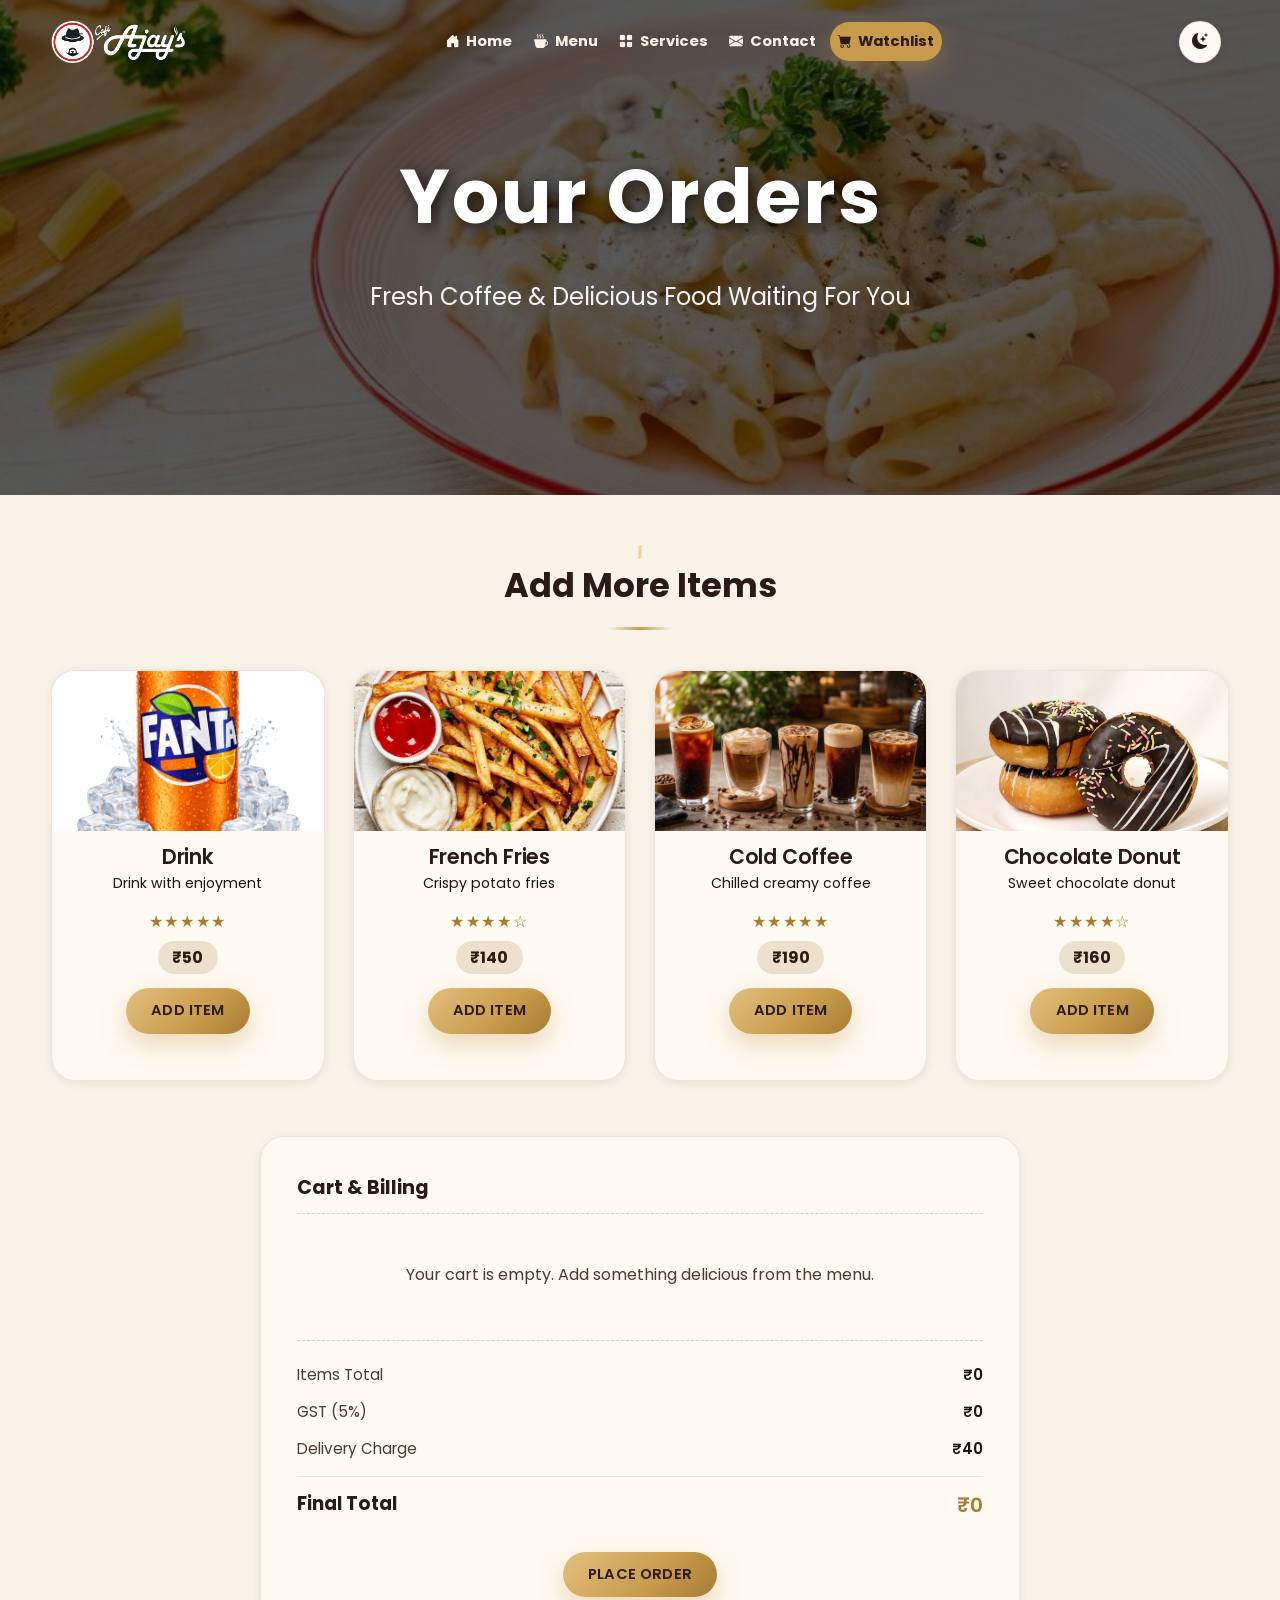
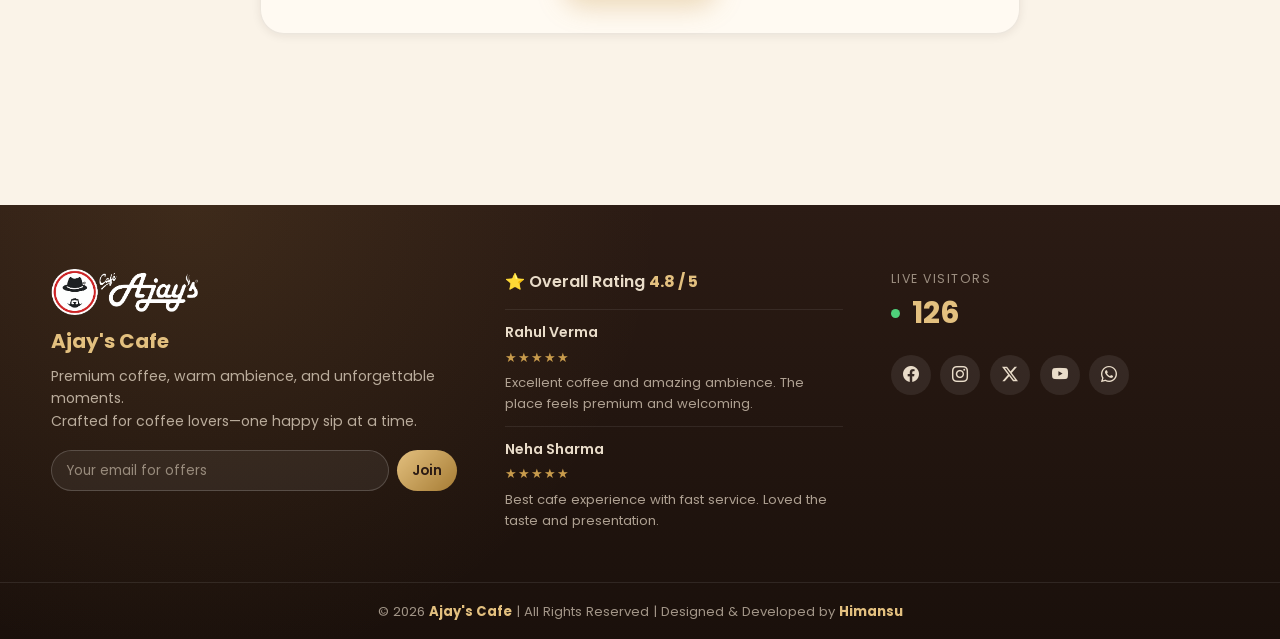
<file: public/watchlist.html>
<!doctype html>
<html lang="en">
  <head>
    <meta charset="UTF-8" />
    <meta name="viewport" content="width=device-width, initial-scale=1.0" />

    <title>Ajay's Cafe Orders</title>
    <link rel="icon" type="image/png" href="img/logo2.jpg" />

    <!-- Bootstrap CSS -->
    <link
      href="https://cdn.jsdelivr.net/npm/bootstrap@5.3.3/dist/css/bootstrap.min.css"
      rel="stylesheet"
    />
<link rel="stylesheet" href="assets/style.css">
    <!-- Google Font -->
    <link
      href="https://fonts.googleapis.com/css2?family=Poppins:wght@300;400;500;600;700&display=swap"
      rel="stylesheet"
    />

    <!-- Bootstrap Icons -->
    <link
      rel="stylesheet"
      href="https://cdn.jsdelivr.net/npm/bootstrap-icons@1.11.3/font/bootstrap-icons.min.css"
    />
<style>
        
      /* Hero Section */

      .contact-hero {
        width: 100%;
        height: 55vh;
        background:
          linear-gradient(rgba(0, 0, 0, 0.65), rgba(0, 0, 0, 0.65)),
          url("img/White Sauce Pasta.jpg");

        background-size: cover;
        background-position: center;
        display: flex;
        justify-content: center;
        align-items: center;
        text-align: center;
        position: relative;
      }

      .hero-content {
        animation: fadeUp 1.5s ease;
      }

      .contact-hero h1 {
        color: white;
        font-size: 75px;
        font-weight: 700;
        letter-spacing: 2px;
        text-shadow: 4px 4px 15px rgba(0, 0, 0, 0.7);
      }

      .contact-hero p {
        color: #f5f5f5;
        font-size: 24px;
        margin-top: 15px;
      }
</style>
  </head>

  <body>
    <!-- ================= ALERT ================= -->

    <div class="custom-alert" id="alertBox">
      <i class="bi bi-check-circle-fill"></i>
      Message
    </div>

    <!-- ================= NAVBAR ================= -->

   <nav class="navbar navbar-expand-lg head">
    <div class="container-fluid">

        <!-- Logo -->
        <a class="navbar-brand" href="index.html">
            <img src="img/logo.png" alt="Ajay's Cafe">
        </a>

        <!-- Right side -->
        <div class="d-flex align-items-center order-lg-3">

            <button
                id="themeToggle"
                class="btn btn-outline-light rounded-pill me-2"
            >
                <i class="bi bi-moon-stars-fill"></i>
            </button>

            <button
                class="navbar-toggler"
                type="button"
                data-bs-toggle="collapse"
                data-bs-target="#menu"
            >
                <span class="navbar-toggler-icon"></span>
            </button>

        </div>
         <div class="collapse navbar-collapse justify-content-end" id="menu">
          <ul class="navbar-nav">
           <li class="nav-item">
              <a class="nav-link" href="index.html">
                <i class="bi bi-house-door-fill"></i>
               <strong>Home</strong>
              </a>
            </li>

            <li class="nav-item">
              <a class="nav-link" href="menu.html">
                <i class="bi bi-cup-hot-fill"></i>
                <strong>Menu</strong>
              </a>
            </li>

            <li class="nav-item">
              <a class="nav-link" href="services.html">
                <i class="bi bi-grid-fill"></i>
                <strong>Services</strong>
              </a>
            </li>

            <li class="nav-item">
              <a class="nav-link" href="contact.html">
                <i class="bi bi-envelope-fill"></i>
                <strong>Contact</strong>
              </a>
            </li>

            <li class="nav-item">
              <a class="nav-link active" href="watchlist.html">
                <i class="bi bi-cart-fill"></i>
                <strong>Watchlist</strong>
              </a>
            </li>
          </ul>
        </div>


    </div>
</nav>

    <!-- ================= HERO ================= -->

    <section class="contact-hero">
      <div class="hero-content">
        <h1>Your Orders</h1>

        <p>Fresh Coffee & Delicious Food Waiting For You</p>
      </div>
    </section>

    <!-- ================= SUGGESTIONS ================= -->

<div class="title">Add More Items</div>
<section class="reveal"> 
    <div class="suggestion-grid">
      <div class="suggest-card">
        <img src="img/drink.webp" alt="Drink" loading="lazy" />

        <h3>Drink</h3>

        <p>Drink with enjoyment</p>

        <div class="rating">★★★★★</div>

        <div class="price">₹50</div>

        <div class="text-center mb-4">
          <button type="button" class="btn-custom" onclick="addMore('Drink', 50)">
            ADD ITEM
          </button>
        </div>
      </div>

      <div class="suggest-card">
        <img src="img/French-Fries.jpg" alt="French Fries" loading="lazy" />

        <h3>French Fries</h3>

        <p>Crispy potato fries</p>

        <div class="rating">★★★★☆</div>

        <div class="price">₹140</div>

        <div class="text-center mb-4">
          <button type="button" class="btn-custom" onclick="addMore('French Fries', 140)">
            ADD ITEM
          </button>
        </div>
      </div>

      <div class="suggest-card">
        <img src="img/coff.avif" alt="Cold Coffee" loading="lazy" />

        <h3>Cold Coffee</h3>

        <p>Chilled creamy coffee</p>

        <div class="rating">★★★★★</div>

        <div class="price">₹190</div>

        <div class="text-center mb-4">
          <button type="button" class="btn-custom" onclick="addMore('Cold Coffee', 190)">
            ADD ITEM
          </button>
        </div>
      </div>

      <div class="suggest-card">
        <img src="img/chocolaste-donut.webp" alt="Chocolate Donut" loading="lazy" />

        <h3>Chocolate Donut</h3>

        <p>Sweet chocolate donut</p>

        <div class="rating">★★★★☆</div>

        <div class="price">₹160</div>

        <div class="text-center mb-4">
          <button type="button" class="btn-custom" onclick="addMore('Chocolate Donut', 160)">
            ADD ITEM
          </button>
        </div>
      </div>
    </div>
</section>
<section class="reveal"> 
    <!-- ================= MAIN CARD ================= -->

    <div class="main-card">
      <div class="section-title">Cart & Billing</div>

      <div id="cartItems"></div>

      <!-- BILL -->

      <div class="bill-box">
        <div class="bill-row">
          <span>Items Total</span>
          <span id="itemTotal">₹0</span>
        </div>

        <div class="bill-row">
          <span>GST (5%)</span>
          <span id="gst">₹0</span>
        </div>

        <div class="bill-row">
          <span>Delivery Charge</span>
          <span>₹40</span>
        </div>

        <div class="bill-row grand">
          <span>Final Total</span>
          <span id="finalTotal">₹0</span>
        </div>

        <div class="text-center mt-4">
          <button type="button" class="btn-custom" onclick="openForm()">PLACE ORDER</button>
        </div>
      </div>
    </div>
    </section>
    <section class="reveal"> 
      <!-- ================= CUSTOMER DETAILS ================= -->

      <div class="customer-box" id="customerBox">
        <h2 class="text-center mb-4 customer-title">Customer Details</h2>

        <input
          type="text"
          id="customerName"
          class="form-control"
          placeholder="Enter Full Name"
        />

        <input
          type="tel"
          id="customerPhone"
          class="form-control"
          placeholder="Enter Mobile Number"
        />

        <textarea
          id="customerAddress"
          class="form-control"
          rows="4"
          placeholder="Enter Delivery Address"
        ></textarea>

        <select class="form-control" id="paymentMethod">
          <option value="">Select Payment Method</option>

          <option>Cash On Delivery</option>

          <option>UPI Payment</option>

          <option>Credit / Debit Card</option>
        </select>

        <h4 class="text-center mt-4">
          Final Amount :
          <span id="popupTotal">₹0</span>
        </h4>

        <div class="text-center mt-4">
          <button type="button" class="btn-custom" onclick="confirmOrder()">
            CONFIRM ORDER
          </button>
        </div>
      </div>
    </section>
<section class="reveal"> 
    <!-- ================= FOOTER ================= -->

    <footer class="cafe-footer" aria-label="Ajay's Cafe footer">
      <div class="cafe-footer-inner">
        <!-- Left: Logo + Description -->
        <div class="footer-col">
          <img class="footer-logo" src="img/logo.png" alt="Ajay's Cafe" />
          <div class="footer-title">Ajay's Cafe</div>
          <p class="footer-desc">
            Premium coffee, warm ambience, and unforgettable moments.
            <br />
            Crafted for coffee lovers—one happy sip at a time.
          </p>
        </div>

        <!-- Center: Rating + Reviews -->
        <div class="footer-col">
          <div class="footer-rating">⭐ Overall Rating <span>4.8 / 5</span></div>

          <div class="review">
            <div class="review-name">Rahul Verma</div>
            <span class="review-stars">★★★★★</span>
            <p class="review-text">Excellent coffee and amazing ambience. The place feels premium and welcoming.</p>
          </div>

          <div class="review">
            <div class="review-name">Neha Sharma</div>
            <span class="review-stars">★★★★★</span>
            <p class="review-text">Best cafe experience with fast service. Loved the taste and presentation.</p>
          </div>
        </div>

        <!-- Right: Visitors + Social -->
        <div class="footer-col">
          <div class="visitor-wrap">
            <div class="visitor-label">Live Visitors</div>
            <div class="visitor-count"><span id="visitorCount">0</span></div>
          </div>

          <div class="social-row" aria-label="Social media links">
            <a class="social-icon" href="https://www.facebook.com/" aria-label="Facebook">
              <i class="bi bi-facebook"></i>
            </a>
            <a class="social-icon" href="https://www.instagram.com/" aria-label="Instagram">
              <i class="bi bi-instagram"></i>
            </a>
            <a class="social-icon" href="https://x.com/" aria-label="X (Twitter)">
              <i class="bi bi-twitter-x"></i>
            </a>
            <a class="social-icon" href="https://www.youtube.com/"  aria-label="YouTube">
              <i class="bi bi-youtube"></i>
            </a>

            <a class="social-icon" href="https://wa.me/91********" aria-label="WhatsApp">
              <i class="bi bi-whatsapp"></i>
            </a>
          </div>
        </div>
      </div>

      <div class="cafe-footer-bottom">
         © 2026 <strong>Ajay's Cafe</strong> |
            All Rights Reserved |
            Designed & Developed by <strong>Himansu</strong>
      </div>
    </footer>
</section> 
    <script src="https://cdn.jsdelivr.net/npm/bootstrap@5.3.3/dist/js/bootstrap.bundle.min.js"></script>
    <script src="assets/script.js"></script>
  </body>
</html>
</file>
<file: public/assets/style.css>
/*==============================================================================
  AJAY'S CAFE — PREMIUM STYLESHEET
  A luxury, warm, minimal coffee-shop identity built on Poppins, brewed
  browns, cream and a single gold accent. Signature motif: a rising
  "steam wisp" line used across loaders, titles and CTAs.
==============================================================================
  TABLE OF CONTENTS
  1.  Root Variables
  2.  Reset
  3.  Typography
  4.  Utilities
  5.  Navbar
  6.  Hero
  7.  Buttons
  8.  Cards
  9.  Sections
  10. Forms
  11. Footer
  12. Alerts
  13. Animations
  14. Dark Mode
  15. Responsive Breakpoints
==============================================================================*/

/*==============================================================================
  1. ROOT VARIABLES
==============================================================================*/
:root {
  /* -- Brand palette -------------------------------------------------- */
  --espresso: #2b1b14;        /* dark espresso — deep brown */
  --espresso-2: #3d271b;      /* lighter espresso for gradients */
  --coffee: #6f4831;          /* coffee brown — primary brand */
  --coffee-light: #8a5f42;    /* coffee brown, lighter */
  --cream: #faf3e8;           /* cream white background */
  --cream-2: #fffaf2;         /* brighter cream for cards */
  --beige: #ede0cc;           /* light beige secondary surface */
  --beige-2: #e4d3b6;         /* deeper beige for borders */
  --gold: #c89b4c;            /* gold accent */
  --gold-light: #e3c07f;      /* soft gold for glows */
  --gold-dark: #a67c34;       /* pressed gold */
  --ink: #1b1410;             /* soft black — text */
  --ink-soft: #4a3a30;        /* muted brown-black text */
  --happy:white;

  /* -- Semantic tokens -------------------------------------------------- */
  --bg: var(--cream);
  --bg-alt: var(--beige);
  --surface: var(--cream-2);
  --surface-border: rgba(43, 27, 20, 0.09);
  --text: var(--ink);
  --text-muted: var(--ink-soft);
  --text-inverse: var(--cream);
  --accent: var(--gold);
  --accent-strong: var(--gold-dark);
  --brand: var(--coffee);
  --brand-strong: var(--espresso);

  --nav-bg: rgba(250, 243, 232, 0.65);
  --nav-bg-solid: rgba(250, 243, 232, 0.92);
  --nav-border: rgba(43, 27, 20, 0.08);
  --nav-text: var(--espresso);

  --footer-bg: linear-gradient(180deg, var(--espresso) 0%, #1a100b 100%);
  --footer-text: #e9dcc9;

  --shadow-sm: 0 2px 10px rgba(43, 27, 20, 0.08);
  --shadow-md: 0 10px 30px rgba(43, 27, 20, 0.12);
  --shadow-lg: 0 24px 60px rgba(43, 27, 20, 0.18);
  --shadow-gold: 0 10px 26px rgba(200, 155, 76, 0.35);

  --radius-sm: 10px;
  --radius-md: 16px;
  --radius-lg: 24px;
  --radius-pill: 999px;

  --font-display: "Poppins", sans-serif;
  --font-body: "Poppins", sans-serif;

  --ease: cubic-bezier(0.22, 1, 0.36, 1);
  --transition-fast: 0.2s var(--ease);
  --transition: 0.35s var(--ease);
  --transition-slow: 0.6s var(--ease);

  --container-w: min(1240px, 92vw);
  --nav-h: clamp(64px, 8vw, 84px);
}

/*==============================================================================
  2. RESET
==============================================================================*/
*,
*::before,
*::after {
  box-sizing: border-box;
}

html {
  scroll-behavior: smooth;
  scroll-padding-top: var(--nav-h);
}

body {
  margin: 0;
  background: var(--bg);
  color: var(--text);
  font-family: var(--font-body);
  font-weight: 400;
  line-height: 1.6;
  overflow-x: hidden;
  -webkit-font-smoothing: antialiased;
  transition: background-color var(--transition), color var(--transition);
}

img {
  max-width: 100%;
  display: block;
}

a {
  color: inherit;
  text-decoration: none;
}

ul {
  list-style: none;
  margin: 0;
  padding: 0;
}

button {
  font-family: inherit;
  cursor: pointer;
}

input,
textarea,
select {
  font-family: inherit;
}

::selection {
  background: var(--gold);
  color: var(--espresso);
}

::-webkit-scrollbar {
  width: 10px;
}
::-webkit-scrollbar-track {
  background: var(--bg-alt);
}
::-webkit-scrollbar-thumb {
  background: var(--coffee);
  border-radius: var(--radius-pill);
  border: 2px solid var(--bg-alt);
}

:focus-visible {
  outline: 2px solid var(--gold);
  outline-offset: 3px;
  border-radius: 4px;
}

@media (prefers-reduced-motion: reduce) {
  *,
  *::before,
  *::after {
    animation-duration: 0.001ms !important;
    animation-iteration-count: 1 !important;
    transition-duration: 0.001ms !important;
    scroll-behavior: auto !important;
  }
}

/*==============================================================================
  3. TYPOGRAPHY
==============================================================================*/
h1,
h2,
h3,
h4,
h5,
h6 {
  font-family: var(--font-display);
  color: var(--happy);
  margin: 0 0 0.5em;
  line-height: 1.15;
  letter-spacing: -0.01em;
}

h1 {
  font-weight: 700;
  font-size: clamp(2.2rem, 4.5vw, 3.6rem);
}

h2 {
  font-weight: 600;
  font-size: clamp(1.6rem, 3vw, 2.4rem);
}

h3 {
  font-weight: 600;
  font-size: clamp(1.15rem, 1.6vw, 1.4rem);
}

h4 {
  font-weight: 600;
  font-size: 1.05rem;
}

p {
  margin: 0 0 1em;
  color: var(--happyhero);
}

.eyebrow {
  display: inline-flex;
  align-items: center;
  gap: 0.5em;
  font-size: 0.72rem;
  font-weight: 600;
  letter-spacing: 0.22em;
  text-transform: uppercase;
  color: var(--accent-strong);
}

.eyebrow::before {
  content: "";
  width: 22px;
  height: 2px;
  background: var(--gold);
  border-radius: 2px;
}

/* Section title — shared across every page, now with the signature
   gold underline + rising steam wisp motif */
.title {
  position: relative;
  width: fit-content;
  margin: clamp(2.5rem, 6vw, 4rem) auto clamp(1.75rem, 4vw, 2.5rem);
  padding: 0 0.35em 0.5em;
  text-align: center;
  font-family: var(--font-display);
  font-weight: 700;
  font-size: clamp(1.5rem, 3vw, 2.1rem);
  color: var(--brand-strong);
}

.title::after {
  content: "";
  position: absolute;
  left: 50%;
  bottom: 0;
  width: 64px;
  height: 3px;
  background: linear-gradient(90deg, transparent, var(--gold), transparent);
  transform: translateX(-50%);
  border-radius: var(--radius-pill);
}

.title::before {
  content: "";
  position: absolute;
  top: -14px;
  left: 50%;
  width: 3px;
  height: 14px;
  background: var(--gold-light);
  opacity: 0.6;
  transform: translateX(-50%) rotate(4deg);
  border-radius: var(--radius-pill);
  animation: steamRise 3.2s ease-in-out infinite;
}

/*==============================================================================
  4. UTILITIES
==============================================================================*/
.container-cafe {
  width: var(--container-w);
  margin-inline: auto;
}

.text-center {
  text-align: center;
}

.glass {
  background: rgba(255, 250, 242, 0.55);
  backdrop-filter: blur(16px) saturate(140%);
  -webkit-backdrop-filter: blur(16px) saturate(140%);
  border: 1px solid rgba(255, 255, 255, 0.4);
}

.badge-gold {
  display: inline-block;
  padding: 0.3em 0.9em;
  border-radius: var(--radius-pill);
  background: linear-gradient(135deg, var(--gold-light), var(--gold));
  color: var(--espresso);
  font-size: 0.75rem;
  font-weight: 600;
  letter-spacing: 0.04em;
  box-shadow: var(--shadow-gold);
}

.center {
  text-align: center;
}

/* scroll-reveal base state — JS toggles .is-visible */
.reveal {
  opacity: 0;
  transform: translateY(36px);
  transition: opacity 0.8s var(--ease), transform 0.8s var(--ease);
  will-change: opacity, transform;
}

.reveal.is-visible {
  opacity: 1;
  transform: translateY(0);
}

.reveal.fade-left {
  transform: translateX(-48px);
}
.reveal.fade-left.is-visible {
  transform: translateX(0);
}

.reveal.fade-right {
  transform: translateX(48px);
}
.reveal.fade-right.is-visible {
  transform: translateX(0);
}

.reveal.zoom-in {
  transform: scale(0.92);
}
.reveal.zoom-in.is-visible {
  transform: scale(1);
}

/* lazy-loading fade for images */
img[loading="lazy"],
img.lazy-img {
  opacity: 0;
  transition: opacity 0.6s var(--ease);
}
img[loading="lazy"].is-loaded,
img.lazy-img.is-loaded {
  opacity: 1;
}

/*==============================================================================
  5. NAVBAR
==============================================================================*/
nav.head {
  position: fixed;
  inset: 0 0 auto 0;
  z-index: 1000;
  height: var(--nav-h);
  display: flex;
  align-items: center;
  background: transparent;
  border-bottom: 1px solid transparent;
  transition: background-color var(--transition), border-color var(--transition),
    box-shadow var(--transition), height var(--transition);
}

nav.head .container-fluid {
  width: var(--container-w);
  max-width: var(--container-w);
  margin-inline: auto;
  display: flex;
  align-items: center;
  justify-content: space-between;
  gap: 1.25rem;
  padding: 0;
}

nav.head.scrolled {
  height: calc(var(--nav-h) - 10px);
  background: var(--nav-bg);
  backdrop-filter: blur(18px) saturate(160%);
  -webkit-backdrop-filter: blur(18px) saturate(160%);
  border-bottom: 1px solid var(--nav-border);
  box-shadow: var(--shadow-sm);
}

.navbar-brand {
  display: inline-flex;
  align-items: center;
  gap: 0.6rem;
}

.navbar-brand img {
  height: 42px;
  width: auto;
  border-radius: 10px;
  transition: transform var(--transition-fast);
}

.navbar-brand:hover img {
  transform: rotate(-4deg) scale(1.05);
}

.navbar-collapse {
  flex-grow: 0;
}

.navbar-nav {
  display: flex;
  align-items: center;
  gap: 0.35rem;
  flex-wrap: wrap;
}

.nav-link {
  position: relative;
  display: inline-flex;
  align-items: center;
  gap: 0.45em;
  padding: 0.55em 1em;
  font-size: 0.92rem;
  font-weight: 500;
  color: var(--nav-text);
  border-radius: var(--radius-pill);
  transition: color var(--transition-fast), background var(--transition-fast);
}

.nav-link i {
  font-size: 0.95em;
  color: var(--accent-strong);
}

.nav-link:hover {
  color: var(--brand-strong);
  background: rgba(200, 155, 76, 0.14);
}

.nav-link.active {
  color: var(--espresso);
  background: var(--gold);
  box-shadow: var(--shadow-gold);
}

.nav-link.active i {
  color: var(--espresso);
}

/* Desktop nav bar is transparent and floats over the hero, which is always
   a dark espresso gradient regardless of theme — so before it scrolls to its
   opaque background, links must stay light/cream to remain visible. Once
   .scrolled adds the theme-aware nav-bg, the links switch to the normal
   theme-driven --nav-text color set above. Mobile keeps the default
   theme-aware color at all times because its dropdown panel is always
   opaque (see .navbar-collapse in the responsive breakpoints section). */
@media (min-width: 992px) {
  nav.head:not(.scrolled) .nav-link,
  nav.head:not(.scrolled) .nav-link i {
    color: var(--cream);
  }

  nav.head:not(.scrolled) .nav-link:hover {
    color: var(--cream-2);
    background: rgba(255, 255, 255, 0.16);
  }

  nav.head:not(.scrolled) .nav-link.active,
  nav.head:not(.scrolled) .nav-link.active i {
    color: var(--espresso);
  }
}

/* Theme toggle */
#themeToggle {
  width: 42px;
  height: 42px;
  padding: 0;
  display: inline-flex;
  align-items: center;
  justify-content: center;
  border-radius: 50%;
  border: 1px solid var(--nav-border);
  background: var(--surface);
  color: var(--brand-strong);
  box-shadow: var(--shadow-sm);
  transition: transform var(--transition-fast), background var(--transition-fast);
}

#themeToggle:hover {
  transform: rotate(18deg) scale(1.08);
  background: var(--gold);
  color: var(--espresso);
}

/* Bootstrap hamburger, restyled */
.navbar-toggler {
  border: 1px solid var(--nav-border);
  border-radius: var(--radius-sm);
  padding: 0.4rem 0.55rem;
  background: var(--surface);
  box-shadow: none;
}

.navbar-toggler:focus {
  box-shadow: 0 0 0 3px rgba(200, 155, 76, 0.35);
}

.navbar-toggler-icon {
  width: 1.3em;
  height: 1.3em;
  background-image: url("data:image/svg+xml,%3csvg xmlns='http://www.w3.org/2000/svg' viewBox='0 0 30 30'%3e%3cpath stroke='rgb(43,27,20)' stroke-linecap='round' stroke-miterlimit='10' stroke-width='2.4' d='M4 7h22M4 15h22M4 23h22'/%3e%3c/svg%3e");
}

@media (max-width: 991.98px) {
  .navbar-collapse {
    position: absolute;
    top: 100%;
    left: 0;
    right: 0;
    background: var(--nav-bg-solid);
    backdrop-filter: blur(20px);
    border-bottom: 1px solid var(--nav-border);
    box-shadow: var(--shadow-md);
    padding: 0.75rem var(--container-w) 1rem 1.25rem;
    padding-inline: 5vw;
  }

  .navbar-nav {
    flex-direction: column;
    align-items: stretch;
    gap: 0.25rem;
  }

  .nav-link {
    justify-content: flex-start;
    width: 100%;
    padding: 0.75em 1em;
  }
}

/*==============================================================================
  6. HERO
==============================================================================*/


/*==============================================================================
  7. BUTTONS
==============================================================================*/
.btn-custom {
  --btn-fg: var(--espresso);
  display: inline-flex;
  align-items: center;
  justify-content: center;
  gap: 0.5em;
  padding: 0.75em 1.7em;
  border: none;
  border-radius: var(--radius-pill);
  font-weight: 600;
  font-size: 0.92rem;
  letter-spacing: 0.01em;
  color: var(--btn-fg);
  background: linear-gradient(135deg, var(--gold-light), var(--gold) 60%, var(--gold-dark));
  box-shadow: var(--shadow-gold);
  cursor: pointer;
  position: relative;
  overflow: hidden;
  isolation: isolate;
  transition: transform var(--transition-fast), box-shadow var(--transition-fast), filter var(--transition-fast);
}

.btn-custom::before {
  content: "";
  position: absolute;
  inset: 0;
  z-index: -1;
  background: linear-gradient(135deg, var(--espresso), var(--coffee));
  opacity: 0;
  transition: opacity var(--transition-fast);
}

.btn-custom:hover {
  transform: translateY(-3px);
  box-shadow: 0 16px 30px rgba(200, 155, 76, 0.4);
}

.btn-custom:active {
  transform: translateY(-1px) scale(0.98);
}

.btn-custom:disabled {
  filter: grayscale(0.4);
  opacity: 0.6;
  cursor: not-allowed;
  transform: none;
}

/* Ripple element injected by JS */
.btn-custom .ripple {
  position: absolute;
  border-radius: 50%;
  background: rgba(255, 255, 255, 0.55);
  transform: scale(0);
  animation: rippleAnim 0.6s ease-out forwards;
  pointer-events: none;
}

/* Ghost / outline variant, used for secondary actions if needed */
.btn-outline {
  display: inline-flex;
  align-items: center;
  justify-content: center;
  gap: 0.5em;
  padding: 0.7em 1.6em;
  border-radius: var(--radius-pill);
  border: 1.5px solid var(--brand);
  color: var(--brand-strong);
  background: transparent;
  font-weight: 600;
  transition: all var(--transition-fast);
}

.btn-outline:hover {
  background: var(--brand);
  color: var(--cream);
}

/*==============================================================================
  8. CARDS
==============================================================================*/
/* Shared card skin applied to every card-like component on the site */
.card-box,
.menu-card,
.service-card,
.suggest-card,
.feature-card,
.booking-box,
.info-box,
.contact-form,
.main-card,
.customer-box {
  background: var(--surface);
  border: 1px solid var(--surface-border);
  border-radius: var(--radius-lg);
  box-shadow: var(--shadow-sm);
  transition: transform var(--transition), box-shadow var(--transition), border-color var(--transition);
}

.card-box:hover,
.menu-card:hover,
.service-card:hover,
.suggest-card:hover,
.feature-card:hover {
  transform: translateY(-8px);
  box-shadow: var(--shadow-lg);
  border-color: rgba(200, 155, 76, 0.4);
}

/* -- Home: services grid ------------------------------------------------- */
.grid {
  width: var(--container-w);
  margin-inline: auto;
  display: grid;
  grid-template-columns: repeat(3, 1fr);
  gap: clamp(1.25rem, 2.5vw, 2rem);
  padding-bottom: clamp(2rem, 5vw, 3.5rem);
}

.card-box {
  overflow: hidden;
}

.card-box img {
  width: 100%;
  height: 200px;
  object-fit: cover;
  transition: transform var(--transition-slow);
}

.card-box:hover img {
  transform: scale(1.08);
}

.card-content {
  padding: 1.4rem 1.4rem 1.7rem;
}

.card-content h3 {
  color: var(--brand-strong);
}

/* -- Home: top-food slider ------------------------------------------------ */

      /* ================= FOOD SLIDER ================= */

      .food-slider {
        width: 100%;
        overflow: hidden;
        margin-top: 40px;
        padding: 20px 0;
      }

      .food-track {
        display: flex;
        width: max-content;
        animation: scrollFood 35s linear infinite;
      }

      @keyframes scrollFood {
        0% {
          transform: translateX(0);
        }

        100% {
          transform: translateX(-50%);
        }
      }

      .food-card {
        width: 280px;
        margin: 0 18px;
        border-radius: 25px;
        overflow: hidden;
        background: var(--card);
        box-shadow: 0 15px 35px rgba(0, 0, 0, 0.15);
        position: relative;
        transition: 0.35s;
      }

      .food-card:hover {
        transform: translateY(-10px);
      }

      .food-card img {
        width: 100%;
        height: 240px;
        object-fit: cover;
      }

      .food-card h4 {
        text-align: center;
        padding: 18px;
        color: (var(--gold-dark));
        font-weight: 700;
      }

      .rank {
        position: absolute;
        top: 15px;
        left: 15px;
        width: 50px;
        height: 50px;
        background: linear-gradient(45deg, #6f4e37, #c08b5c);
        color: white;
        border-radius: 50%;
        display: flex;
        justify-content: center;
        align-items: center;
        font-size: 20px;
        font-weight: bold;
      }

/* -- Menu / Services / Watchlist grids ------------------------------------ */
.menu-grid,
.service-grid,
.suggestion-grid,
.feature-grid {
  width: var(--container-w);
  margin-inline: auto;
  display: grid;
  gap: clamp(1.1rem, 2.2vw, 1.75rem);
  padding-bottom: clamp(2rem, 5vw, 3.5rem);
}

.menu-grid,
.suggestion-grid {
  grid-template-columns: repeat(auto-fit, minmax(220px, 1fr));
}

.service-grid,
.feature-grid {
  grid-template-columns: repeat(3, 1fr);
}

.menu-card,
.suggest-card {
  overflow: hidden;
  text-align: center;
  padding-bottom: 1.4rem;
}

.menu-card img,
.suggest-card img {
  width: 100%;
  height: 160px;
  object-fit: cover;
  transition: transform var(--transition);
}

.menu-card:hover img,
.suggest-card:hover img {
  transform: scale(1.06);
}

.menu-card h3,
.suggest-card h3 {
  margin: 0.9rem 0 0.2rem;
  color: var(--brand-strong);
}

.menu-card p,
.suggest-card p {
  padding: 0 1rem;
  font-size: 0.88rem;
}

.price {
  display: inline-block;
  margin-bottom: 0.85rem;
  padding: 0.25em 0.9em;
  font-weight: 700;
  color: var(--espresso);
  background: var(--beige);
  border-radius: var(--radius-pill);
}

.rating {
  color: var(--gold-dark);
  letter-spacing: 0.1em;
  margin-bottom: 0.4rem;
}

.service-card,
.feature-card {
  text-align: center;
}

.service-card {
  overflow: hidden;
  padding-bottom: 1.75rem;
}

.service-card img {
  width: 100%;
  height: 190px;
  object-fit: cover;
  margin-bottom: 1.1rem;
  transition: transform var(--transition-slow);
}

.service-card:hover img {
  transform: scale(1.06);
}

.service-card h3,
.service-card p {
  padding-inline: 1.25rem;
}

.feature-card {
  padding: 1.75rem 1.5rem;
}

.feature-card {
  background: linear-gradient(155deg, var(--surface), var(--beige));
}

.feature-card h4 {
  color: var(--brand-strong);
}

/*==============================================================================
  9. SECTIONS
==============================================================================*/
section {
  position: relative;
}

.about {
  width: min(820px, 90vw);
  margin: 0 auto;
  text-align: center;
  padding: clamp(2rem, 6vw, 4rem) 1rem clamp(3rem, 7vw, 5rem);
}

.about h1 {
  color: var(--brand-strong);
}

.about p {
  font-size: clamp(1rem, 1.4vw, 1.15rem);
}

/* Contact page */
.contact-hero {
  background: linear-gradient(150deg, var(--espresso), var(--coffee));
}

.contact-container {
  width: var(--container-w);
  margin: 0 auto clamp(2.5rem, 6vw, 4rem);
  display: grid;
  grid-template-columns: 0.85fr 1.15fr;
  gap: clamp(1.5rem, 3vw, 2.5rem);
}

.contact-info,
.contact-form {
  padding: clamp(1.5rem, 3vw, 2.25rem);
}

.info-box {
  display: flex;
  align-items: flex-start;
  gap: 1rem;
  padding: 1rem;
  margin-bottom: 0.85rem;
  border-radius: var(--radius-md);
  background: var(--bg-alt);
  transition: transform var(--transition-fast), background var(--transition-fast);
}

.info-box:hover {
  transform: translateX(6px);
  background: rgba(200, 155, 76, 0.16);
}

.icon-box {
  flex: none;
  width: 46px;
  height: 46px;
  display: grid;
  place-items: center;
  border-radius: 50%;
  background: linear-gradient(135deg, var(--gold-light), var(--gold-dark));
  color: var(--espresso);
  font-size: 1.1rem;
  box-shadow: var(--shadow-gold);
}

.info-text h4 {
  margin-bottom: 0.15rem;
  color: var(--brand-strong);
}

.info-text p {
  margin: 0;
  font-size: 0.9rem;
}

/* Services: booking boxes */
.booking-box {
  width: var(--container-w);
  margin: 0 auto clamp(2rem, 5vw, 3rem);
  padding: clamp(1.5rem, 3vw, 2.25rem);
}

.booking-box h2 {
  color: var(--brand-strong);
  margin-bottom: 1.1rem;
}

.booking-box .row {
  display: grid;
  grid-template-columns: 1fr 1fr;
  gap: 1rem;
  margin: 0 0 1rem;
}

.service-banner,
.feature-section {
  padding-block: clamp(1rem, 3vw, 2rem);
}

.feature-section {
  width: var(--container-w);
  margin-inline: auto;
}

/* Watchlist: main billing card */
.main-card {
  width: min(760px, 92vw);
  margin: 0 auto clamp(2rem, 5vw, 3rem);
  padding: clamp(1.5rem, 3vw, 2.25rem);
}

.section-title {
  font-weight: 700;
  font-size: 1.2rem;
  color: var(--brand-strong);
  margin-bottom: 1rem;
  padding-bottom: 0.6rem;
  border-bottom: 1px dashed var(--beige-2);
}

.cart-item {
  display: grid;
  grid-template-columns: auto 1fr auto auto;
  align-items: center;
  gap: 0.9rem;
  padding: 0.75rem 0.4rem;
  border-bottom: 1px solid var(--surface-border);
  animation: cartItemIn 0.4s var(--ease) both;
}

.cart-item.removing {
  animation: cartItemOut 0.35s var(--ease) forwards;
}

.cart-item img {
  width: 52px;
  height: 52px;
  object-fit: cover;
  border-radius: var(--radius-sm);
}

.cart-item-name {
  font-weight: 600;
  color: var(--text);
}

.cart-item-price {
  font-size: 0.82rem;
  color: var(--text-muted);
}

.qty-control {
  display: inline-flex;
  align-items: center;
  gap: 0.5rem;
  background: var(--bg-alt);
  border-radius: var(--radius-pill);
  padding: 0.2rem 0.45rem;
}

.qty-control button {
  width: 26px;
  height: 26px;
  border: none;
  border-radius: 50%;
  background: var(--surface);
  color: var(--brand-strong);
  font-weight: 700;
  box-shadow: var(--shadow-sm);
  transition: background var(--transition-fast), color var(--transition-fast);
}

.qty-control button:hover {
  background: var(--gold);
  color: var(--espresso);
}

.remove-item {
  border: none;
  background: transparent;
  color: #b3543f;
  font-size: 1.1rem;
  padding: 0.3rem;
  border-radius: 50%;
  transition: background var(--transition-fast), transform var(--transition-fast);
}

.remove-item:hover {
  background: rgba(179, 84, 63, 0.15);
  transform: scale(1.1);
}

.cart-empty {
  text-align: center;
  padding: 2rem 1rem;
  color: var(--text-muted);
}

.bill-box {
  margin-top: 1.25rem;
  padding-top: 1rem;
  border-top: 1px dashed var(--beige-2);
}

.bill-row {
  display: flex;
  justify-content: space-between;
  padding: 0.4rem 0;
  font-size: 0.95rem;
  color: var(--text-muted);
}

.bill-row span:last-child {
  font-weight: 600;
  color: var(--text);
  transition: color 0.3s var(--ease);
}

.bill-row.grand {
  margin-top: 0.5rem;
  padding-top: 0.75rem;
  border-top: 1px solid var(--surface-border);
  font-size: 1.15rem;
  font-weight: 700;
  color: var(--brand-strong);
}

.bill-row.grand span:last-child {
  color: var(--accent-strong);
  font-size: 1.25rem;
}

.bill-row.price-pulse span:last-child {
  animation: pricePulse 0.5s var(--ease);
}

/* Customer details drawer/popup */
.customer-box {
  width: min(560px, 92vw);
  margin: 0 auto clamp(2rem, 5vw, 3rem);
  padding: clamp(1.5rem, 3vw, 2.25rem);
  transform: translateY(24px) scale(0.98);
  opacity: 0;
  max-height: 0;
  overflow: hidden;
  transition: opacity var(--transition-slow), transform var(--transition-slow), max-height var(--transition-slow);
}

.customer-box.open {
  opacity: 1;
  transform: translateY(0) scale(1);
  max-height: 1200px;
}

.customer-title {
  color: var(--brand-strong);
}

/* Ajay AI assistant widget */
.ajay-ai-btn {
  position: fixed;
  right: clamp(16px, 3vw, 28px);
  bottom: clamp(16px, 3vw, 28px);
  width: 58px;
  height: 58px;
  display: grid;
  place-items: center;
  border-radius: 50%;
  background: linear-gradient(135deg, var(--gold-light), var(--gold-dark));
  color: var(--espresso);
  font-weight: 700;
  box-shadow: var(--shadow-gold);
  z-index: 1200;
  cursor: pointer;
  animation: floatY 3.5s ease-in-out infinite;
  transition: transform var(--transition-fast);
}

.ajay-ai-btn:hover {
  transform: scale(1.1);
}

.ajay-ai-box {
  position: fixed;
  right: clamp(16px, 3vw, 28px);
  bottom: 96px;
  width: min(340px, 90vw);
  max-height: min(70vh, 520px);
  display: flex;
  flex-direction: column;
  background: var(--surface);
  border: 1px solid var(--surface-border);
  border-radius: var(--radius-lg);
  box-shadow: var(--shadow-lg);
  overflow: hidden;
  z-index: 1200;
  transform: translateY(20px) scale(0.95);
  opacity: 0;
  pointer-events: none;
  transition: opacity var(--transition), transform var(--transition);
}

.ajay-ai-box.open {
  opacity: 1;
  transform: translateY(0) scale(1);
  pointer-events: auto;
}

.ajay-ai-header {
  display: flex;
  align-items: center;
  justify-content: space-between;
  padding: 0.9rem 1.1rem;
  background: linear-gradient(135deg, var(--espresso), var(--coffee));
  color: var(--cream);
}

.ajay-ai-header h4 {
  margin: 0;
  color: var(--cream);
}

.close-ai {
  cursor: pointer;
  opacity: 0.8;
  transition: opacity var(--transition-fast), transform var(--transition-fast);
}

.close-ai:hover {
  opacity: 1;
  transform: rotate(90deg);
}

.ajay-ai-body {
  padding: 1rem;
  overflow-y: auto;
  display: flex;
  flex-direction: column;
  gap: 0.6rem;
}

.ai-message {
  background: var(--bg-alt);
  border-radius: var(--radius-md);
  padding: 0.8rem 0.9rem;
  font-size: 0.88rem;
  color: var(--text);
  animation: cartItemIn 0.35s var(--ease) both;
}

.ai-message strong {
  color: var(--accent-strong);
}

.option-btn {
  display: block;
  width: 100%;
  text-align: left;
  padding: 0.7em 0.9em;
  border: 1px solid var(--surface-border);
  border-radius: var(--radius-md);
  background: var(--surface);
  color: var(--text);
  font-size: 0.88rem;
  font-weight: 500;
  transition: background var(--transition-fast), border-color var(--transition-fast), transform var(--transition-fast);
}

.option-btn:hover {
  background: var(--gold);
  color: var(--espresso);
  border-color: var(--gold);
  transform: translateX(4px);
}

/* Back to top */
.back-to-top {
  position: fixed;
  left: clamp(16px, 3vw, 28px);
  bottom: clamp(16px, 3vw, 28px);
  width: 46px;
  height: 46px;
  display: grid;
  place-items: center;
  border-radius: 50%;
  background: var(--surface);
  color: var(--brand-strong);
  border: 1px solid var(--surface-border);
  box-shadow: var(--shadow-md);
  z-index: 1100;
  opacity: 0;
  visibility: hidden;
  transform: translateY(12px);
  transition: opacity var(--transition-fast), transform var(--transition-fast), background var(--transition-fast);
}

.back-to-top.show {
  opacity: 1;
  visibility: visible;
  transform: translateY(0);
}

.back-to-top:hover {
  background: var(--gold);
  color: var(--espresso);
}

/* Map (contact page) — iframe embed clipped to the card's rounded corners */
.map-placeholder {
  width: var(--container-w);
  margin: 0 auto clamp(2rem, 5vw, 3rem);
  height: clamp(220px, 32vw, 340px);
  border-radius: var(--radius-lg);
  overflow: hidden;
  border: 1px solid var(--surface-border);
  box-shadow: var(--shadow-sm);
}

.map-placeholder iframe {
  width: 100%;
  height: 100%;
  border: 0;
  display: block;
  filter: grayscale(0.15) contrast(1.02);
}

/*==============================================================================
  10. FORMS
==============================================================================*/
.form-control,
.form-select {
  width: 100%;
  padding: 0.85em 1em;
  margin-bottom: 0.9rem;
  border: 1.5px solid var(--surface-border);
  border-radius: var(--radius-sm);
  background: var(--bg-alt);
  color: var(--text);
  font-size: 0.94rem;
  transition: border-color var(--transition-fast), box-shadow var(--transition-fast), background var(--transition-fast), transform var(--transition-fast);
}

.form-control::placeholder {
  color: rgba(74, 58, 48, 0.55);
}

.form-control:focus,
.form-select:focus {
  outline: none;
  border-color: var(--gold);
  background: var(--surface);
  box-shadow: 0 0 0 4px rgba(200, 155, 76, 0.18);
  transform: translateY(-1px);
}

.form-control.field-invalid {
  border-color: #c0503c;
  animation: shake 0.4s ease;
}

.form-control.field-valid {
  border-color: #4c8c5a;
}

textarea.form-control {
  resize: vertical;
  min-height: 120px;
}

select.form-select,
select.form-control {
  -webkit-appearance: none;
  -moz-appearance: none;
  appearance: none;
  background: var(--bg-alt)
    url("data:image/svg+xml,%3csvg xmlns='http://www.w3.org/2000/svg' viewBox='0 0 20 20' fill='%236f4831'%3e%3cpath fill-rule='evenodd' d='M5.23 7.21a.75.75 0 011.06.02L10 11.17l3.71-3.94a.75.75 0 111.08 1.04l-4.25 4.5a.75.75 0 01-1.08 0l-4.25-4.5a.75.75 0 01.02-1.06z' clip-rule='evenodd'/%3e%3c/svg%3e")
    no-repeat right 1em center / 1em;
  padding-right: 2.5em;
}

.contact-form form,
.booking-box form {
  display: flex;
  flex-direction: column;
}

/* generic data table utility, ready for future tabular content */
.data-table {
  width: 100%;
  border-collapse: collapse;
  background: var(--surface);
  border-radius: var(--radius-md);
  overflow: hidden;
  box-shadow: var(--shadow-sm);
}

.data-table th,
.data-table td {
  padding: 0.75em 1em;
  text-align: left;
  border-bottom: 1px solid var(--surface-border);
}

.data-table th {
  background: var(--bg-alt);
  color: var(--brand-strong);
  font-weight: 600;
}

/* search bar */
.search-section {
  width: var(--container-w);
  margin: -34px auto 0;
  position: relative;
  z-index: 5;
}

.search-box {
  position: relative;
  max-width: 560px;
  margin: 0 auto;
}

.search-box input {
  width: 100%;
  padding: 1em 3em 1em 1.4em;
  border-radius: var(--radius-pill);
  border: 1px solid var(--surface-border);
  background: var(--surface);
  box-shadow: var(--shadow-md);
  font-size: 0.95rem;
  transition: box-shadow var(--transition-fast), transform var(--transition-fast);
}

.search-box input:focus {
  outline: none;
  box-shadow: 0 0 0 4px rgba(200, 155, 76, 0.2), var(--shadow-md);
  transform: translateY(-1px);
}

.search-box i {
  position: absolute;
  right: 1.3em;
  top: 50%;
  transform: translateY(-50%);
  color: var(--accent-strong);
}

/* Newsletter block (injected into footer by JS) */
.newsletter {
  margin-top: 1.1rem;
  display: flex;
  gap: 0.5rem;
}

.newsletter input {
  flex: 1;
  padding: 0.65em 1em;
  border-radius: var(--radius-pill);
  border: 1px solid rgba(255, 255, 255, 0.18);
  background: rgba(255, 255, 255, 0.06);
  color: var(--footer-text);
  font-size: 0.85rem;
}

.newsletter input::placeholder {
  color: rgba(233, 220, 201, 0.55);
}

.newsletter input:focus {
  outline: none;
  border-color: var(--gold);
}

.newsletter button {
  padding: 0.65em 1.1em;
  border: none;
  border-radius: var(--radius-pill);
  background: linear-gradient(135deg, var(--gold-light), var(--gold-dark));
  color: var(--espresso);
  font-weight: 600;
  font-size: 0.85rem;
  transition: transform var(--transition-fast);
}

.newsletter button:hover {
  transform: scale(1.05);
}

/*==============================================================================
  11. FOOTER
==============================================================================*/
.cafe-footer {
  background: var(--footer-bg);
  color: var(--footer-text);
  padding-top: clamp(2.5rem, 6vw, 4rem);
  position: relative;
  overflow: hidden;
}

.cafe-footer::before {
  content: "";
  position: absolute;
  inset: 0;
  background: radial-gradient(circle at 15% 0%, rgba(200, 155, 76, 0.12), transparent 40%);
  pointer-events: none;
}

.cafe-footer-inner {
  width: var(--container-w);
  margin-inline: auto;
  display: grid;
  grid-template-columns: 1.2fr 1fr 1fr;
  gap: clamp(1.75rem, 4vw, 3rem);
  padding-bottom: clamp(1.75rem, 4vw, 2.5rem);
  position: relative;
}

.footer-logo {
  height: 46px;
  margin-bottom: 0.6rem;
  border-radius: 10px;
}

.footer-title {
  font-family: var(--font-display);
  font-weight: 700;
  font-size: 1.25rem;
  color: var(--gold-light);
  margin-bottom: 0.5rem;
}

.footer-desc {
  color: rgba(233, 220, 201, 0.75);
  font-size: 0.88rem;
}

.footer-rating {
  font-weight: 600;
  color: var(--footer-text);
  margin-bottom: 0.9rem;
}

.footer-rating span {
  color: var(--gold-light);
  font-weight: 700;
}

.review {
  padding: 0.7rem 0;
  border-top: 1px solid rgba(255, 255, 255, 0.08);
}

.review-name {
  font-weight: 600;
  font-size: 0.88rem;
  color: var(--footer-text);
}

.review-stars {
  color: var(--gold);
  letter-spacing: 0.08em;
  font-size: 0.8rem;
}

.review-text {
  font-size: 0.82rem;
  color: rgba(233, 220, 201, 0.7);
  margin: 0.2rem 0 0;
}

.visitor-wrap {
  margin-bottom: 1.1rem;
}

.visitor-label {
  font-size: 0.78rem;
  text-transform: uppercase;
  letter-spacing: 0.12em;
  color: rgba(233, 220, 201, 0.6);
}

.visitor-count {
  font-family: var(--font-display);
  font-weight: 700;
  font-size: 1.9rem;
  color: var(--gold-light);
  display: flex;
  align-items: center;
  gap: 0.4em;
}

.visitor-count::before {
  content: "";
  width: 9px;
  height: 9px;
  border-radius: 50%;
  background: #4fd07a;
  box-shadow: 0 0 0 0 rgba(79, 208, 122, 0.6);
  animation: pulseDot 2s infinite;
}

.social-row {
  display: flex;
  gap: 0.6rem;
}

.social-icon {
  width: 40px;
  height: 40px;
  display: grid;
  place-items: center;
  border-radius: 50%;
  background: rgba(255, 255, 255, 0.08);
  color: var(--footer-text);
  transition: background var(--transition-fast), color var(--transition-fast), transform var(--transition-fast);
}

.social-icon:hover {
  background: var(--gold);
  color: var(--espresso);
  transform: translateY(-4px);
}

.cafe-footer-bottom {
  border-top: 1px solid rgba(255, 255, 255, 0.09);
  text-align: center;
  padding: 1.1rem 1rem;
  font-size: 0.82rem;
  color: rgba(233, 220, 201, 0.65);
}

.cafe-footer-bottom strong {
  color: var(--gold-light);
}

/*==============================================================================
  12. ALERTS
==============================================================================*/
.custom-alert {
  position: fixed;
  top: 20px;
  right: 20px;
  z-index: 2000;
  display: flex;
  align-items: center;
  gap: 0.6em;
  padding: 0.9em 1.3em;
  border-radius: var(--radius-md);
  background: linear-gradient(135deg, #3f8a54, #2f6b40);
  color: #fff;
  font-weight: 600;
  font-size: 0.9rem;
  box-shadow: var(--shadow-lg);
  transform: translateX(140%);
  opacity: 0;
  transition: transform var(--transition), opacity var(--transition);
}

.custom-alert.show {
  transform: translateX(0);
  opacity: 1;
}

.custom-alert.error {
  background: linear-gradient(135deg, #c0503c, #96392a);
}

.custom-alert i {
  font-size: 1.1rem;
}

/*==============================================================================
  13. ANIMATIONS
==============================================================================*/
@keyframes heroFadeUp {
  from {
    opacity: 0;
    transform: translateY(28px);
  }
  to {
    opacity: 1;
    transform: translateY(0);
  }
}

@keyframes steamRise {
  0%,
  100% {
    transform: translateX(-50%) translateY(0) rotate(4deg);
    opacity: 0.15;
  }
  50% {
    transform: translateX(-50%) translateY(-8px) rotate(-3deg);
    opacity: 0.7;
  }
}

@keyframes floatY {
  0%,
  100% {
    transform: translateY(0);
  }
  50% {
    transform: translateY(-10px);
  }
}

@keyframes rippleAnim {
  to {
    transform: scale(3.2);
    opacity: 0;
  }
}

@keyframes cartItemIn {
  from {
    opacity: 0;
    transform: translateY(10px);
  }
  to {
    opacity: 1;
    transform: translateY(0);
  }
}

@keyframes cartItemOut {
  to {
    opacity: 0;
    transform: translateX(40px) scale(0.9);
    max-height: 0;
    padding: 0;
    margin: 0;
  }
}

@keyframes pricePulse {
  0% {
    transform: scale(1);
  }
  40% {
    transform: scale(1.18);
    color: var(--gold-dark);
  }
  100% {
    transform: scale(1);
  }
}

@keyframes pulseDot {
  0% {
    box-shadow: 0 0 0 0 rgba(79, 208, 122, 0.6);
  }
  70% {
    box-shadow: 0 0 0 8px rgba(79, 208, 122, 0);
  }
  100% {
    box-shadow: 0 0 0 0 rgba(79, 208, 122, 0);
  }
}

@keyframes shake {
  0%,
  100% {
    transform: translateX(0);
  }
  25% {
    transform: translateX(-6px);
  }
  75% {
    transform: translateX(6px);
  }
}

@keyframes spin {
  to {
    transform: rotate(360deg);
  }
}

/* -- Preloader ------------------------------------------------------------ */
#preloader {
  position: fixed;
  inset: 0;
  z-index: 9999;
  display: flex;
  flex-direction: column;
  align-items: center;
  justify-content: center;
  gap: 1rem;
  background: radial-gradient(circle at 50% 30%, var(--espresso-2), var(--espresso) 70%);
  transition: opacity 0.6s var(--ease), visibility 0.6s var(--ease);
}

#preloader.hidden {
  opacity: 0;
  visibility: hidden;
  pointer-events: none;
}

.loader-logo {
  width: 84px;
  height: 84px;
  border-radius: 20px;
  object-fit: cover;
  animation: floatY 2.2s ease-in-out infinite;
  box-shadow: var(--shadow-gold);
}

.loader-text {
  color: var(--cream);
  font-weight: 500;
  letter-spacing: 0.06em;
  font-size: 0.95rem;
  opacity: 0.85;
}

.loader-line {
  width: 180px;
  height: 3px;
  border-radius: var(--radius-pill);
  background: rgba(255, 255, 255, 0.12);
  overflow: hidden;
  position: relative;
}

.loader-line::after {
  content: "";
  position: absolute;
  inset: 0;
  width: 40%;
  background: linear-gradient(90deg, transparent, var(--gold), transparent);
  animation: loaderSlide 1.2s ease-in-out infinite;
}

@keyframes loaderSlide {
  0% {
    transform: translateX(-120%);
  }
  100% {
    transform: translateX(360%);
  }
}

.particle {
  position: absolute;
  width: 6px;
  height: 6px;
  border-radius: 50%;
  background: var(--gold-light);
  opacity: 0;
  animation: particleFloat 3.5s ease-in infinite;
}

.particle:nth-child(1) {
  left: 30%;
  bottom: 20%;
  animation-delay: 0s;
}
.particle:nth-child(2) {
  left: 45%;
  bottom: 15%;
  animation-delay: 0.6s;
}
.particle:nth-child(3) {
  left: 55%;
  bottom: 25%;
  animation-delay: 1.2s;
}
.particle:nth-child(4) {
  left: 65%;
  bottom: 18%;
  animation-delay: 1.8s;
}
.particle:nth-child(5) {
  left: 40%;
  bottom: 22%;
  animation-delay: 2.4s;
}

@keyframes particleFloat {
  0% {
    opacity: 0;
    transform: translateY(0) scale(0.6);
  }
  30% {
    opacity: 0.8;
  }
  100% {
    opacity: 0;
    transform: translateY(-140px) scale(1.1);
  }
}

/* -- Floating cart badge --------------------------------------------------- */
.floating-cart {
  position: fixed;
  right: clamp(16px, 3vw, 28px);
  bottom: clamp(16px, 3vw, 28px);
  width: 58px;
  height: 58px;
  display: grid;
  place-items: center;
  border-radius: 50%;
  background: linear-gradient(135deg, var(--espresso), var(--coffee));
  color: var(--cream);
  font-size: 1.25rem;
  box-shadow: var(--shadow-lg);
  z-index: 900;
  transition: transform var(--transition-fast);
}

.floating-cart:hover {
  transform: scale(1.08) rotate(-6deg);
}

.cart-badge {
  position: absolute;
  top: -6px;
  right: -6px;
  min-width: 22px;
  height: 22px;
  padding: 0 5px;
  display: grid;
  place-items: center;
  border-radius: 50%;
  background: var(--gold);
  color: var(--espresso);
  font-size: 0.72rem;
  font-weight: 700;
  box-shadow: var(--shadow-sm);
}

.cart-badge.bump {
  animation: pricePulse 0.4s var(--ease);
}

/*==============================================================================
  14. DARK MODE
==============================================================================*/
html[data-theme="dark"] {
  --bg: #17110d;
  --bg-alt: #221a14;
  --surface: #241b15;
  --surface-border: rgba(255, 245, 230, 0.09);
  --text: #f2e8da;
  --text-muted: #c9b9a6;
  --nav-bg: rgba(23, 17, 13, 0.6);
  --nav-bg-solid: rgba(23, 17, 13, 0.92);
  --nav-border: rgba(255, 245, 230, 0.08);
  --nav-text: #f2e8da;

  /* --brand-strong drives every card title, section heading, "Final Total"
     label, quantity-control icon color, etc. It defaults to dark espresso
     brown for the light theme; without this override it stayed dark brown
     in dark mode too and disappeared against the dark surfaces below. */
  --brand-strong: var(--gold-light);
}

html[data-theme="dark"] #themeToggle i::before {
  content: "\f5a1"; /* sun icon fallback handled in JS by swapping class */
}

html[data-theme="dark"] .form-control,
html[data-theme="dark"] .form-select,
html[data-theme="dark"] .search-box input {
  background: #2b2119;
  border-color: rgba(255, 245, 230, 0.12);
  color: var(--text);
}

html[data-theme="dark"] .form-control::placeholder {
  color: rgba(242, 232, 218, 0.4);
}

html[data-theme="dark"] select.form-select,
html[data-theme="dark"] select.form-control {
  background: #2b2119
    url("data:image/svg+xml,%3csvg xmlns='http://www.w3.org/2000/svg' viewBox='0 0 20 20' fill='%23e3c07f'%3e%3cpath fill-rule='evenodd' d='M5.23 7.21a.75.75 0 011.06.02L10 11.17l3.71-3.94a.75.75 0 111.08 1.04l-4.25 4.5a.75.75 0 01-1.08 0l-4.25-4.5a.75.75 0 01.02-1.06z' clip-rule='evenodd'/%3e%3c/svg%3e")
    no-repeat right 1em center / 1em;
}

html[data-theme="dark"] .navbar-toggler-icon {
  background-image: url("data:image/svg+xml,%3csvg xmlns='http://www.w3.org/2000/svg' viewBox='0 0 30 30'%3e%3cpath stroke='rgb(242,232,218)' stroke-linecap='round' stroke-miterlimit='10' stroke-width='2.4' d='M4 7h22M4 15h22M4 23h22'/%3e%3c/svg%3e");
}

html[data-theme="dark"] .price,
html[data-theme="dark"] .icon-box {
  color: var(--espresso);
}

html[data-theme="dark"] .map-placeholder {
  border-color: rgba(255, 245, 230, 0.09);
}

/*==============================================================================
  15. RESPONSIVE BREAKPOINTS
==============================================================================*/
@media (max-width: 1199.98px) {
  .contact-container {
    grid-template-columns: 1fr;
  }
}

@media (max-width: 991.98px) {
  .grid,
  .service-grid,
  .feature-grid {
    grid-template-columns: repeat(2, 1fr);
  }

  .cafe-footer-inner {
    grid-template-columns: 1fr 1fr;
  }
}

@media (max-width: 767.98px) {
  .grid,
  .service-grid,
  .feature-grid {
    grid-template-columns: 1fr;
  }

  .booking-box .row {
    grid-template-columns: 1fr;
  }

  .cafe-footer-inner {
    grid-template-columns: 1fr;
    text-align: center;
  }

  .social-row {
    justify-content: center;
  }

  .footer-rating,
  .visitor-wrap {
    display: flex;
    flex-direction: column;
    align-items: center;
  }

  .search-section {
    margin-top: -22px;
  }

  .cart-item {
    grid-template-columns: auto 1fr;
    row-gap: 0.4rem;
  }

  .cart-item .qty-control {
    grid-column: 1 / -1;
    justify-self: start;
  }
}

@media (max-width: 575.98px) {
  .ajay-ai-box {
    width: 92vw;
    right: 4vw;
  }

  .menu-grid,
  .suggestion-grid {
    grid-template-columns: 1fr;
  }

  .hero h1,
  .hero-overlay h1 {
    font-size: clamp(1.8rem, 8vw, 2.4rem);
  }
}
</file>
<file: public/assets/ajays-ai.css>
/* =============================================================================
   AJAY'S AI — PREMIUM CHATBOT WIDGET
   =============================================================================
   Selection-only AI chatbot
   No text input
   No send button

   FEATURES
   - Compact content-based panel
   - Light mode
   - Dark/night mode
   - Responsive mobile layout
   - Cart integration styling
   - Smooth animations
   - Accessibility
============================================================================= */


/* =============================================================================
   CSS VARIABLES
============================================================================= */

:root {

  --ajai-coffee: #6f4831;
  --ajai-espresso: #2b1b14;

  --ajai-gold: #c89b4c;
  --ajai-gold-light: #e3c07f;

  --ajai-cream: #faf3e8;
  --ajai-cream-2: #fffaf2;

  --ajai-beige: #ede0cc;

  --ajai-text: #1b1410;
  --ajai-muted: #4a3a30;

  --ajai-border: rgba(0, 0, 0, 0.08);

  --ajai-success: #5fd66b;
  --ajai-danger: #e0453f;

  --ajai-shadow:
    0 25px 60px rgba(43, 27, 20, 0.30),
    0 8px 20px rgba(43, 27, 20, 0.12);

}


/* =============================================================================
   FLOATING AI BUTTON
============================================================================= */

.ajai-fab {

  position: fixed;

  right: 22px;
  bottom: 22px;

  z-index: 9998;

  width: 64px;
  height: 64px;

  padding: 0;

  display: flex;

  align-items: center;
  justify-content: center;

  background:
    linear-gradient(
      135deg,
      var(--ajai-coffee),
      var(--ajai-espresso)
    );

  color: #fff;

  border: none;

  border-radius: 50%;

  box-shadow:
    0 12px 30px rgba(43, 27, 20, 0.28),
    0 4px 10px rgba(43, 27, 20, 0.12);

  cursor: pointer;

  font-family:
    var(--font-body),
    "Poppins",
    sans-serif;

  transition:
    transform 0.25s ease,
    box-shadow 0.25s ease,
    background 0.25s ease;

}


/* Hover */

.ajai-fab:hover {

  transform:
    translateY(-4px)
    scale(1.04);

  box-shadow:
    0 18px 38px rgba(43, 27, 20, 0.32),
    0 5px 12px rgba(43, 27, 20, 0.15);

}


/* Active */

.ajai-fab:active {

  transform:
    scale(0.95);

}


/* Hide FAB while chatbot is open */

.ajai-fab.open {

  display: none;

}


/* =============================================================================
   AI TEXT
============================================================================= */

.ajai-fab-ai {

  width: 100%;
  height: 100%;

  display: flex;

  align-items: center;
  justify-content: center;

  color: #fff;

  font-size: 21px;

  font-weight: 800;

  letter-spacing: 1px;

  line-height: 1;

}


/* =============================================================================
   CART BADGE
============================================================================= */

.ajai-fab-badge {

  position: absolute;

  top: -4px;
  right: -4px;

  min-width: 19px;
  height: 19px;

  padding: 0 5px;

  display: none;

  align-items: center;
  justify-content: center;

  background: var(--ajai-danger);

  color: #fff;

  border: 2px solid #fff;

  border-radius: 999px;

  font-size: 10px;

  font-weight: 700;

  line-height: 1;

}


/* Show badge */

.ajai-fab-badge.show {

  display: flex;

}


/* =============================================================================
   CHAT PANEL
============================================================================= */

.ajai-panel {

  position: fixed;

  right: 22px;
  bottom: 22px;

  z-index: 9999;

  width: 380px;

  max-width: 92vw;

  /*
    IMPORTANT:
    Do NOT use fixed height here.
    Panel will adjust according to content.
  */

  height: auto;

  /*
    Maximum height only when content becomes too large.
  */

  max-height: min(650px, 84vh);

  background: var(--ajai-cream-2);

  border-radius: 22px;

  box-shadow: var(--ajai-shadow);

  display: none;

  flex-direction: column;

  overflow: hidden;

  font-family:
    var(--font-body),
    "Poppins",
    sans-serif;

  border: 1px solid var(--ajai-border);

}


/* Open */

.ajai-panel.open {

  display: flex;

  animation:
    ajaiPop
    0.25s
    ease;

}


/* =============================================================================
   PANEL ANIMATION
============================================================================= */

@keyframes ajaiPop {

  from {

    opacity: 0;

    transform:
      translateY(18px)
      scale(0.96);

  }

  to {

    opacity: 1;

    transform:
      translateY(0)
      scale(1);

  }

}


/* =============================================================================
   HEADER
============================================================================= */

.ajai-header {

  background:
    linear-gradient(
      135deg,
      var(--ajai-coffee),
      var(--ajai-espresso)
    );

  color: #fff;

  padding: 14px 16px;

  display: flex;

  align-items: center;

  gap: 10px;

  flex-shrink: 0;

}


/* =============================================================================
   HEADER AVATAR
============================================================================= */

.ajai-avatar {

  width: 40px;
  height: 40px;

  border-radius: 50%;

  background: var(--ajai-gold);

  display: flex;

  align-items: center;
  justify-content: center;

  overflow: hidden;

  flex-shrink: 0;

  padding: 0;

  border:
    2px solid
    rgba(255, 255, 255, 0.15);

}


/* Image */

.ajai-avatar img {

  width: 100%;
  height: 100%;

  object-fit: cover;

  display: block;

}


/* =============================================================================
   HEADER TEXT
============================================================================= */

.ajai-header-text {

  flex: 1;

  min-width: 0;

}


.ajai-header-text .name {

  font-weight: 700;

  font-size: 15px;

  line-height: 1.2;

}


.ajai-header-text .status {

  font-size: 11.5px;

  opacity: 0.85;

  display: flex;

  align-items: center;

  gap: 5px;

  margin-top: 2px;

}


/* Online dot */

.ajai-header-text .status::before {

  content: "";

  width: 7px;
  height: 7px;

  border-radius: 50%;

  background: #5fd66b;

  display: inline-block;

  box-shadow:
    0 0 7px
    rgba(95, 214, 107, 0.6);

}


/* =============================================================================
   HEADER BUTTONS
============================================================================= */

.ajai-header-btns {

  display: flex;

  gap: 5px;

}


.ajai-icon-btn {

  width: 31px;
  height: 31px;

  border: none;

  border-radius: 50%;

  background:
    rgba(255, 255, 255, 0.12);

  color: #fff;

  font-size: 15px;

  cursor: pointer;

  display: flex;

  align-items: center;
  justify-content: center;

  transition:
    background 0.2s ease,
    transform 0.2s ease;

}


.ajai-icon-btn:hover {

  background:
    rgba(255, 255, 255, 0.25);

  transform:
    scale(1.05);

}


.ajai-icon-btn:active {

  transform:
    scale(0.94);

}


/* =============================================================================
   BREADCRUMB
============================================================================= */

.ajai-crumb {

  padding: 8px 16px;

  font-size: 11.5px;

  color: var(--ajai-muted);

  background: var(--ajai-beige);

  flex-shrink: 0;

  white-space: nowrap;

  overflow-x: auto;

  scrollbar-width: none;

}


.ajai-crumb::-webkit-scrollbar {

  display: none;

}


/* =============================================================================
   CHAT BODY
============================================================================= */

.ajai-body {

  /*
    IMPORTANT:
    This prevents the body from stretching the
    chatbot to a huge empty height.
  */

  flex: 0 1 auto;

  min-height: 0;

  max-height: 500px;

  overflow-y: auto;

  padding: 15px;

  display: flex;

  flex-direction: column;

  gap: 12px;

  background: var(--ajai-cream);

  scroll-behavior: smooth;

}


/* =============================================================================
   SCROLLBAR
============================================================================= */

.ajai-body::-webkit-scrollbar {

  width: 5px;

}


.ajai-body::-webkit-scrollbar-track {

  background: transparent;

}


.ajai-body::-webkit-scrollbar-thumb {

  background:
    rgba(111, 72, 49, 0.25);

  border-radius: 999px;

}


.ajai-body::-webkit-scrollbar-thumb:hover {

  background:
    rgba(111, 72, 49, 0.45);

}


/* =============================================================================
   AI MESSAGE
============================================================================= */

.ajai-msg {

  background: var(--ajai-cream-2);

  border:
    1px solid
    var(--ajai-border);

  border-radius:
    15px
    15px
    15px
    5px;

  padding: 11px 14px;

  font-size: 13.5px;

  color: var(--ajai-text);

  max-width: 92%;

  line-height: 1.5;

  box-shadow:
    0 3px 10px
    rgba(43, 27, 20, 0.04);

  animation:
    ajaiFadeIn
    0.2s
    ease;

}


/* =============================================================================
   MESSAGE ANIMATION
============================================================================= */

@keyframes ajaiFadeIn {

  from {

    opacity: 0;

    transform:
      translateY(7px);

  }

  to {

    opacity: 1;

    transform:
      translateY(0);

  }

}


/* =============================================================================
   USER MESSAGE
============================================================================= */

.ajai-user-msg {

  align-self: flex-end;

  background: var(--ajai-coffee);

  color: #fff;

  border-radius:
    15px
    15px
    5px
    15px;

  padding: 9px 13px;

  font-size: 13px;

  max-width: 78%;

  line-height: 1.4;

  animation:
    ajaiFadeIn
    0.2s
    ease;

}


/* =============================================================================
   MESSAGE GROUP
============================================================================= */

.ajai-message-group {

  display: flex;

  flex-direction: column;

  gap: 8px;

  width: 100%;

  animation:
    ajaiFadeIn
    0.2s
    ease;

}


/* =============================================================================
   OPTIONS
============================================================================= */

.ajai-options {

  display: flex;

  flex-wrap: wrap;

  gap: 6px;

  padding: 0;

  margin-top: 1px;

  max-width: 96%;

}


/* =============================================================================
   OPTION BUTTON
============================================================================= */

.ajai-option {

  display: inline-flex;

  align-items: center;

  justify-content: center;

  gap: 5px;

  width: auto;

  min-height: 32px;

  padding: 6px 11px;

  text-align: center;

  border:
    1px solid
    rgba(200, 155, 76, 0.35);

  background: #fff;

  color: var(--ajai-text);

  border-radius: 999px;

  cursor: pointer;

  font-family: inherit;

  font-size: 11.5px;

  font-weight: 600;

  line-height: 1.2;

  transition:
    transform 0.15s ease,
    box-shadow 0.15s ease,
    background 0.15s ease,
    border-color 0.15s ease;

}


/* Hover */

.ajai-option:hover {

  background: var(--ajai-gold-light);

  border-color: var(--ajai-gold);

  box-shadow:
    0 4px 10px
    rgba(43, 27, 20, 0.10);

  transform:
    translateY(-1px);

}


/* Active */

.ajai-option:active {

  transform:
    scale(0.96);

}


/* =============================================================================
   OPTION ICON
============================================================================= */

.ajai-option .emoji {

  font-size: 14px;

  line-height: 1;

  flex-shrink: 0;

}


/* =============================================================================
   OPTION TEXT
============================================================================= */

.ajai-option .opt-text {

  flex: initial;

  min-width: 0;

}


.ajai-option .opt-title {

  font-weight: 600;

}


.ajai-option .opt-sub {

  display: none;

}


/* =============================================================================
   OPTION ARROW
============================================================================= */

.ajai-option .chev {

  color: var(--ajai-muted);

  font-size: 11px;

  margin-left: 1px;

}


/* =============================================================================
   ITEM CARD
============================================================================= */

.ajai-item-card {

  border:
    1px solid
    var(--ajai-border);

  background: var(--ajai-cream-2);

  border-radius: 13px;

  padding: 10px 12px;

  display: flex;

  align-items: center;

  gap: 10px;

  box-shadow:
    0 3px 10px
    rgba(43, 27, 20, 0.04);

  animation:
    ajaiFadeIn
    0.2s
    ease;

}


/* =============================================================================
   ITEM INFORMATION
============================================================================= */

.ajai-item-card .item-info {

  flex: 1;

  min-width: 0;

}


.ajai-item-card .item-name {

  font-weight: 600;

  font-size: 13.5px;

}


.ajai-item-card .item-desc {

  font-size: 11.5px;

  color: var(--ajai-muted);

  margin:
    2px 0 5px;

  line-height: 1.4;

}


.ajai-item-card .item-price {

  font-weight: 700;

  color: #a67c34;

  font-size: 13px;

  margin-bottom: 5px;

}


/* =============================================================================
   ADD TO CART
============================================================================= */

.ajai-add-btn {

  border: none;

  background:
    linear-gradient(
      135deg,
      var(--ajai-gold-light),
      var(--ajai-gold)
    );

  color: var(--ajai-espresso);

  font-weight: 700;

  font-size: 11.5px;

  padding: 7px 11px;

  border-radius: 999px;

  cursor: pointer;

  white-space: nowrap;

  transition:
    transform 0.15s ease,
    box-shadow 0.15s ease;

}


.ajai-add-btn:hover {

  box-shadow:
    0 4px 10px
    rgba(43, 27, 20, 0.14);

}


.ajai-add-btn:active {

  transform:
    scale(0.95);

}


.ajai-add-btn.added {

  background: var(--ajai-success);

  color: #fff;

}


/* =============================================================================
   CART ROW
============================================================================= */

.ajai-cart-row {

  display: flex;

  justify-content: space-between;

  font-size: 13px;

  padding: 4px 0;

  color: var(--ajai-text);

}


.ajai-cart-row.total {

  font-weight: 700;

  border-top:
    1px dashed
    rgba(0, 0, 0, 0.15);

  margin-top: 6px;

  padding-top: 8px;

}


/* =============================================================================
   LINK BUTTON
============================================================================= */

.ajai-link-btn {

  display: inline-block;

  margin-top: 4px;

  color: #a67c34;

  font-weight: 600;

  font-size: 12.5px;

  text-decoration: none;

  transition:
    opacity 0.2s ease;

}


.ajai-link-btn:hover {

  opacity: 0.75;

  text-decoration: underline;

}


/* =============================================================================
   FOOTER NAVIGATION
============================================================================= */

.ajai-footer-nav {

  display: flex;

  gap: 7px;

  padding: 10px 13px;

  background: var(--ajai-cream-2);

  border-top:
    1px solid
    var(--ajai-border);

  flex-shrink: 0;

}


/* =============================================================================
   NAVIGATION BUTTON
============================================================================= */

.ajai-nav-btn {

  flex: 1;

  border:
    1px solid
    rgba(0, 0, 0, 0.12);

  background: var(--ajai-beige);

  color: var(--ajai-text);

  font-family: inherit;

  font-weight: 600;

  font-size: 12px;

  padding: 8px 9px;

  border-radius: 9px;

  cursor: pointer;

  transition:
    background 0.15s ease,
    transform 0.15s ease;

}


.ajai-nav-btn:hover {

  background: var(--ajai-gold-light);

}


.ajai-nav-btn:active {

  transform:
    scale(0.97);

}


/* Primary */

.ajai-nav-btn.primary {

  background: var(--ajai-coffee);

  color: #fff;

  border-color: var(--ajai-coffee);

}


.ajai-nav-btn.primary:hover {

  background: var(--ajai-espresso);

}


/* =============================================================================
   TYPING INDICATOR
============================================================================= */

.ajai-typing {

  display: flex;

  align-items: center;

  gap: 4px;

  width: fit-content;

  background: var(--ajai-cream-2);

  border:
    1px solid
    var(--ajai-border);

  border-radius:
    14px
    14px
    14px
    4px;

  padding: 9px 12px;

}


.ajai-typing span {

  width: 5px;
  height: 5px;

  border-radius: 50%;

  background: var(--ajai-coffee);

  animation:
    ajaiTyping
    1.2s
    infinite
    ease-in-out;

}


.ajai-typing span:nth-child(2) {

  animation-delay: 0.15s;

}


.ajai-typing span:nth-child(3) {

  animation-delay: 0.3s;

}


@keyframes ajaiTyping {

  0%,
  60%,
  100% {

    opacity: 0.35;

    transform:
      translateY(0);

  }

  30% {

    opacity: 1;

    transform:
      translateY(-3px);

  }

}


/* =============================================================================
   DISABLED OPTION
============================================================================= */

.ajai-option:disabled {

  cursor: not-allowed;

  opacity: 0.55;

  transform: none;

  box-shadow: none;

}


/* =============================================================================
   FOCUS ACCESSIBILITY
============================================================================= */

.ajai-option:focus-visible,
.ajai-nav-btn:focus-visible,
.ajai-icon-btn:focus-visible,
.ajai-fab:focus-visible,
.ajai-add-btn:focus-visible {

  outline:
    2px solid
    var(--ajai-gold);

  outline-offset: 2px;

}


/* =============================================================================
   EMPTY STATE
============================================================================= */

.ajai-empty {

  text-align: center;

  padding: 25px 15px;

  color: var(--ajai-muted);

  font-size: 13px;

}


.ajai-empty-icon {

  font-size: 30px;

  margin-bottom: 8px;

}


/* =============================================================================
   ============================================================================
   DARK / NIGHT MODE
   ============================================================================
============================================================================= */


/*
   These selectors support common dark-mode class names:

   body.dark-mode
   body.dark
   body[data-theme="dark"]
   body.theme-dark

   If your website uses any of these,
   chatbot automatically switches to dark mode.
*/


/* ---------------------------------------------------------------------------
   PANEL
--------------------------------------------------------------------------- */

body.dark-mode .ajai-panel,
html.dark-mode .ajai-panel,
body.dark .ajai-panel,
html.dark .ajai-panel,
body[data-theme="dark"] .ajai-panel,
html[data-theme="dark"] .ajai-panel,
body.theme-dark .ajai-panel,
html.theme-dark .ajai-panel {

  background: #211812;

  color: #fff;

  border-color:
    rgba(255, 255, 255, 0.12);

}


/* ---------------------------------------------------------------------------
   BREADCRUMB
--------------------------------------------------------------------------- */

body.dark-mode .ajai-crumb,
html.dark-mode .ajai-crumb,
body.dark .ajai-crumb,
html.dark .ajai-crumb,
body[data-theme="dark"] .ajai-crumb,
html[data-theme="dark"] .ajai-crumb,
body.theme-dark .ajai-crumb,
html.theme-dark .ajai-crumb {

  background: #35271f;

  color: #e8d9cc;

}


/* ---------------------------------------------------------------------------
   BODY
--------------------------------------------------------------------------- */

body.dark-mode .ajai-body,
html.dark-mode .ajai-body,
body.dark .ajai-body,
html.dark .ajai-body,
body[data-theme="dark"] .ajai-body,
html[data-theme="dark"] .ajai-body,
body.theme-dark .ajai-body,
html.theme-dark .ajai-body {

  background: #211812;

  color: #fff;

}


/* ---------------------------------------------------------------------------
   AI MESSAGE
--------------------------------------------------------------------------- */

body.dark-mode .ajai-msg,
html.dark-mode .ajai-msg,
body.dark .ajai-msg,
html.dark .ajai-msg,
body[data-theme="dark"] .ajai-msg,
html[data-theme="dark"] .ajai-msg,
body.theme-dark .ajai-msg,
html.theme-dark .ajai-msg {

  background: #30231c;

  color: #fff;

  border-color:
    rgba(255, 255, 255, 0.10);

}


/* Make all text inside AI message visible */

body.dark-mode .ajai-msg strong,
html.dark-mode .ajai-msg strong,
body.dark .ajai-msg strong,
html.dark .ajai-msg strong,
body[data-theme="dark"] .ajai-msg strong,
html[data-theme="dark"] .ajai-msg strong,
body.theme-dark .ajai-msg strong,
html.theme-dark .ajai-msg strong {

  color: #fff;

}


/* ---------------------------------------------------------------------------
   USER MESSAGE
--------------------------------------------------------------------------- */

body.dark-mode .ajai-user-msg,
html.dark-mode .ajai-user-msg,
body.dark .ajai-user-msg,
html.dark .ajai-user-msg,
body[data-theme="dark"] .ajai-user-msg,
html[data-theme="dark"] .ajai-user-msg,
body.theme-dark .ajai-user-msg,
html.theme-dark .ajai-user-msg {

  background: #6f4831;

  color: #fff;

}


/* ---------------------------------------------------------------------------
   OPTIONS
--------------------------------------------------------------------------- */

body.dark-mode .ajai-option,
html.dark-mode .ajai-option,
body.dark .ajai-option,
html.dark .ajai-option,
body[data-theme="dark"] .ajai-option,
html[data-theme="dark"] .ajai-option,
body.theme-dark .ajai-option,
html.theme-dark .ajai-option {

  background: #30231c;

  color: #fff;

  border-color:
    rgba(227, 185, 107, 0.45);

}


/* ---------------------------------------------------------------------------
   OPTION TITLE
--------------------------------------------------------------------------- */

body.dark-mode .ajai-option .opt-title,
html.dark-mode .ajai-option .opt-title,
body.dark .ajai-option .opt-title,
html.dark .ajai-option .opt-title,
body[data-theme="dark"] .ajai-option .opt-title,
html[data-theme="dark"] .ajai-option .opt-title,
body.theme-dark .ajai-option .opt-title,
html.theme-dark .ajai-option .opt-title {

  color: #fff;

}


/* ---------------------------------------------------------------------------
   OPTION ARROW
--------------------------------------------------------------------------- */

body.dark-mode .ajai-option .chev,
html.dark-mode .ajai-option .chev,
body.dark .ajai-option .chev,
html.dark .ajai-option .chev,
body[data-theme="dark"] .ajai-option .chev,
html[data-theme="dark"] .ajai-option .chev,
body.theme-dark .ajai-option .chev,
html.theme-dark .ajai-option .chev {

  color: #e3b96b;

}


/* ---------------------------------------------------------------------------
   OPTION HOVER
--------------------------------------------------------------------------- */

body.dark-mode .ajai-option:hover,
html.dark-mode .ajai-option:hover,
body.dark .ajai-option:hover,
html.dark .ajai-option:hover,
body[data-theme="dark"] .ajai-option:hover,
html[data-theme="dark"] .ajai-option:hover,
body.theme-dark .ajai-option:hover,
html.theme-dark .ajai-option:hover {

  background: #4a3427;

  color: #fff;

  border-color: #e3b96b;

}


/* ---------------------------------------------------------------------------
   ITEM CARD
--------------------------------------------------------------------------- */

body.dark-mode .ajai-item-card,
html.dark-mode .ajai-item-card,
body.dark .ajai-item-card,
html.dark .ajai-item-card,
body[data-theme="dark"] .ajai-item-card,
html[data-theme="dark"] .ajai-item-card,
body.theme-dark .ajai-item-card,
html.theme-dark .ajai-item-card {

  background: #30231c;

  color: #fff;

  border-color:
    rgba(255, 255, 255, 0.10);

}


/* Item name */

body.dark-mode .ajai-item-card .item-name,
html.dark-mode .ajai-item-card .item-name,
body.dark .ajai-item-card .item-name,
html.dark .ajai-item-card .item-name,
body[data-theme="dark"] .ajai-item-card .item-name,
html[data-theme="dark"] .ajai-item-card .item-name,
body.theme-dark .ajai-item-card .item-name,
html.theme-dark .ajai-item-card .item-name {

  color: #fff;

}


/* Item description */

body.dark-mode .ajai-item-card .item-desc,
html.dark-mode .ajai-item-card .item-desc,
body.dark .ajai-item-card .item-desc,
html.dark .ajai-item-card .item-desc,
body[data-theme="dark"] .ajai-item-card .item-desc,
html[data-theme="dark"] .ajai-item-card .item-desc,
body.theme-dark .ajai-item-card .item-desc,
html.theme-dark .ajai-item-card .item-desc {

  color: #d8c9bc;

}


/* Item price */

body.dark-mode .ajai-item-card .item-price,
html.dark-mode .ajai-item-card .item-price,
body.dark .ajai-item-card .item-price,
html.dark .ajai-item-card .item-price,
body[data-theme="dark"] .ajai-item-card .item-price,
html[data-theme="dark"] .ajai-item-card .item-price,
body.theme-dark .ajai-item-card .item-price,
html.theme-dark .ajai-item-card .item-price {

  color: #e3b96b;

}


/* ---------------------------------------------------------------------------
   ADD BUTTON
--------------------------------------------------------------------------- */

body.dark-mode .ajai-add-btn,
html.dark-mode .ajai-add-btn,
body.dark .ajai-add-btn,
html.dark .ajai-add-btn,
body[data-theme="dark"] .ajai-add-btn,
html[data-theme="dark"] .ajai-add-btn,
body.theme-dark .ajai-add-btn,
html.theme-dark .ajai-add-btn {

  background:
    linear-gradient(
      135deg,
      #e3b96b,
      #c89b4c
    );

  color: #211812;

}


/* ---------------------------------------------------------------------------
   CART ROW
--------------------------------------------------------------------------- */

body.dark-mode .ajai-cart-row,
html.dark-mode .ajai-cart-row,
body.dark .ajai-cart-row,
html.dark .ajai-cart-row,
body[data-theme="dark"] .ajai-cart-row,
html[data-theme="dark"] .ajai-cart-row,
body.theme-dark .ajai-cart-row,
html.theme-dark .ajai-cart-row {

  color: #fff;

}


/* ---------------------------------------------------------------------------
   CART TOTAL BORDER
--------------------------------------------------------------------------- */

body.dark-mode .ajai-cart-row.total,
html.dark-mode .ajai-cart-row.total,
body.dark .ajai-cart-row.total,
html.dark .ajai-cart-row.total,
body[data-theme="dark"] .ajai-cart-row.total,
html[data-theme="dark"] .ajai-cart-row.total,
body.theme-dark .ajai-cart-row.total,
html.theme-dark .ajai-cart-row.total {

  border-top-color:
    rgba(255, 255, 255, 0.15);

}


/* ---------------------------------------------------------------------------
   FOOTER
--------------------------------------------------------------------------- */

body.dark-mode .ajai-footer-nav,
html.dark-mode .ajai-footer-nav,
body.dark .ajai-footer-nav,
html.dark .ajai-footer-nav,
body[data-theme="dark"] .ajai-footer-nav,
html[data-theme="dark"] .ajai-footer-nav,
body.theme-dark .ajai-footer-nav,
html.theme-dark .ajai-footer-nav {

  background: #211812;

  border-top-color:
    rgba(255, 255, 255, 0.10);

}


/* ---------------------------------------------------------------------------
   FOOTER BUTTON
--------------------------------------------------------------------------- */

body.dark-mode .ajai-nav-btn,
html.dark-mode .ajai-nav-btn,
body.dark .ajai-nav-btn,
html.dark .ajai-nav-btn,
body[data-theme="dark"] .ajai-nav-btn,
html[data-theme="dark"] .ajai-nav-btn,
body.theme-dark .ajai-nav-btn,
html.theme-dark .ajai-nav-btn {

  background: #35271f;

  color: #fff;

  border-color:
    rgba(255, 255, 255, 0.12);

}


body.dark-mode .ajai-nav-btn:hover,
html.dark-mode .ajai-nav-btn:hover,
body.dark .ajai-nav-btn:hover,
html.dark .ajai-nav-btn:hover,
body[data-theme="dark"] .ajai-nav-btn:hover,
html[data-theme="dark"] .ajai-nav-btn:hover,
body.theme-dark .ajai-nav-btn:hover,
html.theme-dark .ajai-nav-btn:hover {

  background: #4a3427;

}


/* Primary button */

body.dark-mode .ajai-nav-btn.primary,
html.dark-mode .ajai-nav-btn.primary,
body.dark .ajai-nav-btn.primary,
html.dark .ajai-nav-btn.primary,
body[data-theme="dark"] .ajai-nav-btn.primary,
html[data-theme="dark"] .ajai-nav-btn.primary,
body.theme-dark .ajai-nav-btn.primary,
html.theme-dark .ajai-nav-btn.primary {

  background: #6f4831;

  color: #fff;

}


/* ---------------------------------------------------------------------------
   TYPING
--------------------------------------------------------------------------- */

body.dark-mode .ajai-typing,
html.dark-mode .ajai-typing,
body.dark .ajai-typing,
html.dark .ajai-typing,
body[data-theme="dark"] .ajai-typing,
html[data-theme="dark"] .ajai-typing,
body.theme-dark .ajai-typing,
html.theme-dark .ajai-typing {

  background: #30231c;

  color: #fff;

  border-color:
    rgba(255, 255, 255, 0.10);

}


/* ---------------------------------------------------------------------------
   EMPTY STATE
--------------------------------------------------------------------------- */

body.dark-mode .ajai-empty,
html.dark-mode .ajai-empty,
body.dark .ajai-empty,
html.dark .ajai-empty,
body[data-theme="dark"] .ajai-empty,
html[data-theme="dark"] .ajai-empty,
body.theme-dark .ajai-empty,
html.theme-dark .ajai-empty {

  color: #d8c9bc;

}


/* ---------------------------------------------------------------------------
   DARK SCROLLBAR
--------------------------------------------------------------------------- */

body.dark-mode .ajai-body::-webkit-scrollbar-thumb,
html.dark-mode .ajai-body::-webkit-scrollbar-thumb,
body.dark .ajai-body::-webkit-scrollbar-thumb,
html.dark .ajai-body::-webkit-scrollbar-thumb,
body[data-theme="dark"] .ajai-body::-webkit-scrollbar-thumb,
html[data-theme="dark"] .ajai-body::-webkit-scrollbar-thumb,
body.theme-dark .ajai-body::-webkit-scrollbar-thumb,
html.theme-dark .ajai-body::-webkit-scrollbar-thumb {

  background:
    rgba(227, 185, 107, 0.35);

}


/* =============================================================================
   MOBILE — MAX WIDTH 600px
============================================================================= */

@media (max-width: 600px) {


  /* -------------------------------------------------------------------------
     FLOATING BUTTON
  ------------------------------------------------------------------------- */

  .ajai-fab {

    right: 16px;

    bottom: 16px;

    width: 56px;
    height: 56px;

  }


  .ajai-fab-ai {

    font-size: 18px;

  }


  /* -------------------------------------------------------------------------
     CHAT PANEL
  ------------------------------------------------------------------------- */

  .ajai-panel {

    right: 3vw;

    bottom: 10px;

    width: 94vw;

    max-width: 94vw;

    /*
      Content based height
    */

    height: auto;

    /*
      Maximum height
    */

    max-height: 82vh;

    border-radius: 20px;

  }


  /* -------------------------------------------------------------------------
     CHAT BODY
  ------------------------------------------------------------------------- */

  .ajai-body {

    max-height:
      calc(82vh - 120px);

    padding: 12px;

    gap: 10px;

  }


  /* -------------------------------------------------------------------------
     AI MESSAGE
  ------------------------------------------------------------------------- */

  .ajai-msg {

    max-width: 94%;

    font-size: 13px;

    padding: 10px 12px;

  }


  /* -------------------------------------------------------------------------
     USER MESSAGE
  ------------------------------------------------------------------------- */

  .ajai-user-msg {

    max-width: 82%;

  }


  /* -------------------------------------------------------------------------
     OPTIONS
  ------------------------------------------------------------------------- */

  .ajai-option {

    min-height: 31px;

    padding: 6px 10px;

    font-size: 11px;

  }


  .ajai-option .emoji {

    font-size: 13px;

  }


  /* -------------------------------------------------------------------------
     ITEM CARD
  ------------------------------------------------------------------------- */

  .ajai-item-card {

    padding: 9px 10px;

    gap: 8px;

  }


  .ajai-item-card .item-name {

    font-size: 13px;

  }


  .ajai-item-card .item-desc {

    font-size: 11px;

  }


  .ajai-item-card .item-price {

    font-size: 12px;

  }


  .ajai-add-btn {

    font-size: 10.5px;

    padding:
      6px 9px;

  }


  /* -------------------------------------------------------------------------
     FOOTER
  ------------------------------------------------------------------------- */

  .ajai-footer-nav {

    padding:
      8px 10px;

  }


  .ajai-nav-btn {

    font-size: 11.5px;

    padding:
      8px 7px;

  }

}


/* =============================================================================
   VERY SMALL MOBILE — MAX WIDTH 380px
============================================================================= */

@media (max-width: 380px) {


  .ajai-panel {

    right: 2vw;

    width: 96vw;

    max-width: 96vw;

    height: auto;

    max-height: 84vh;

  }


  .ajai-fab {

    right: 12px;

    bottom: 12px;

    width: 52px;

    height: 52px;

  }


  .ajai-fab-ai {

    font-size: 17px;

  }


  .ajai-body {

    padding: 10px;

  }


  .ajai-option {

    font-size: 10.5px;

    padding:
      5px 8px;

  }


  .ajai-option .emoji {

    font-size: 12px;

  }


  .ajai-msg {

    font-size: 12.5px;

  }


  .ajai-user-msg {

    font-size: 12px;

  }

}


/* =============================================================================
   EXTRA SMALL DEVICES — MAX WIDTH 320px
============================================================================= */

@media (max-width: 320px) {


  .ajai-panel {

    right: 1.5vw;

    width: 97vw;

    max-width: 97vw;

  }


  .ajai-header {

    padding:
      12px;

  }


  .ajai-avatar {

    width: 36px;

    height: 36px;

  }


  .ajai-header-text .name {

    font-size: 14px;

  }


  .ajai-header-text .status {

    font-size: 10px;

  }


  .ajai-body {

    padding: 9px;

    gap: 8px;

  }


  .ajai-options {

    gap: 5px;

  }


  .ajai-option {

    font-size: 10px;

    min-height: 29px;

    padding:
      5px 7px;

  }


  .ajai-option .emoji {

    font-size: 11px;

  }


  .ajai-footer-nav {

    gap: 5px;

    padding:
      7px 8px;

  }


  .ajai-nav-btn {

    font-size: 10.5px;

    padding:
      7px 5px;

  }

}


/* =============================================================================
   REDUCED MOTION
============================================================================= */

@media (prefers-reduced-motion: reduce) {


  .ajai-panel,
  .ajai-msg,
  .ajai-user-msg,
  .ajai-message-group,
  .ajai-item-card,
  .ajai-fab,
  .ajai-option,
  .ajai-icon-btn,
  .ajai-add-btn,
  .ajai-nav-btn,
  .ajai-typing span {

    animation: none !important;

    transition: none !important;

  }

}


/* =============================================================================
   END OF AJAY'S AI CSS
============================================================================= */
</file>
